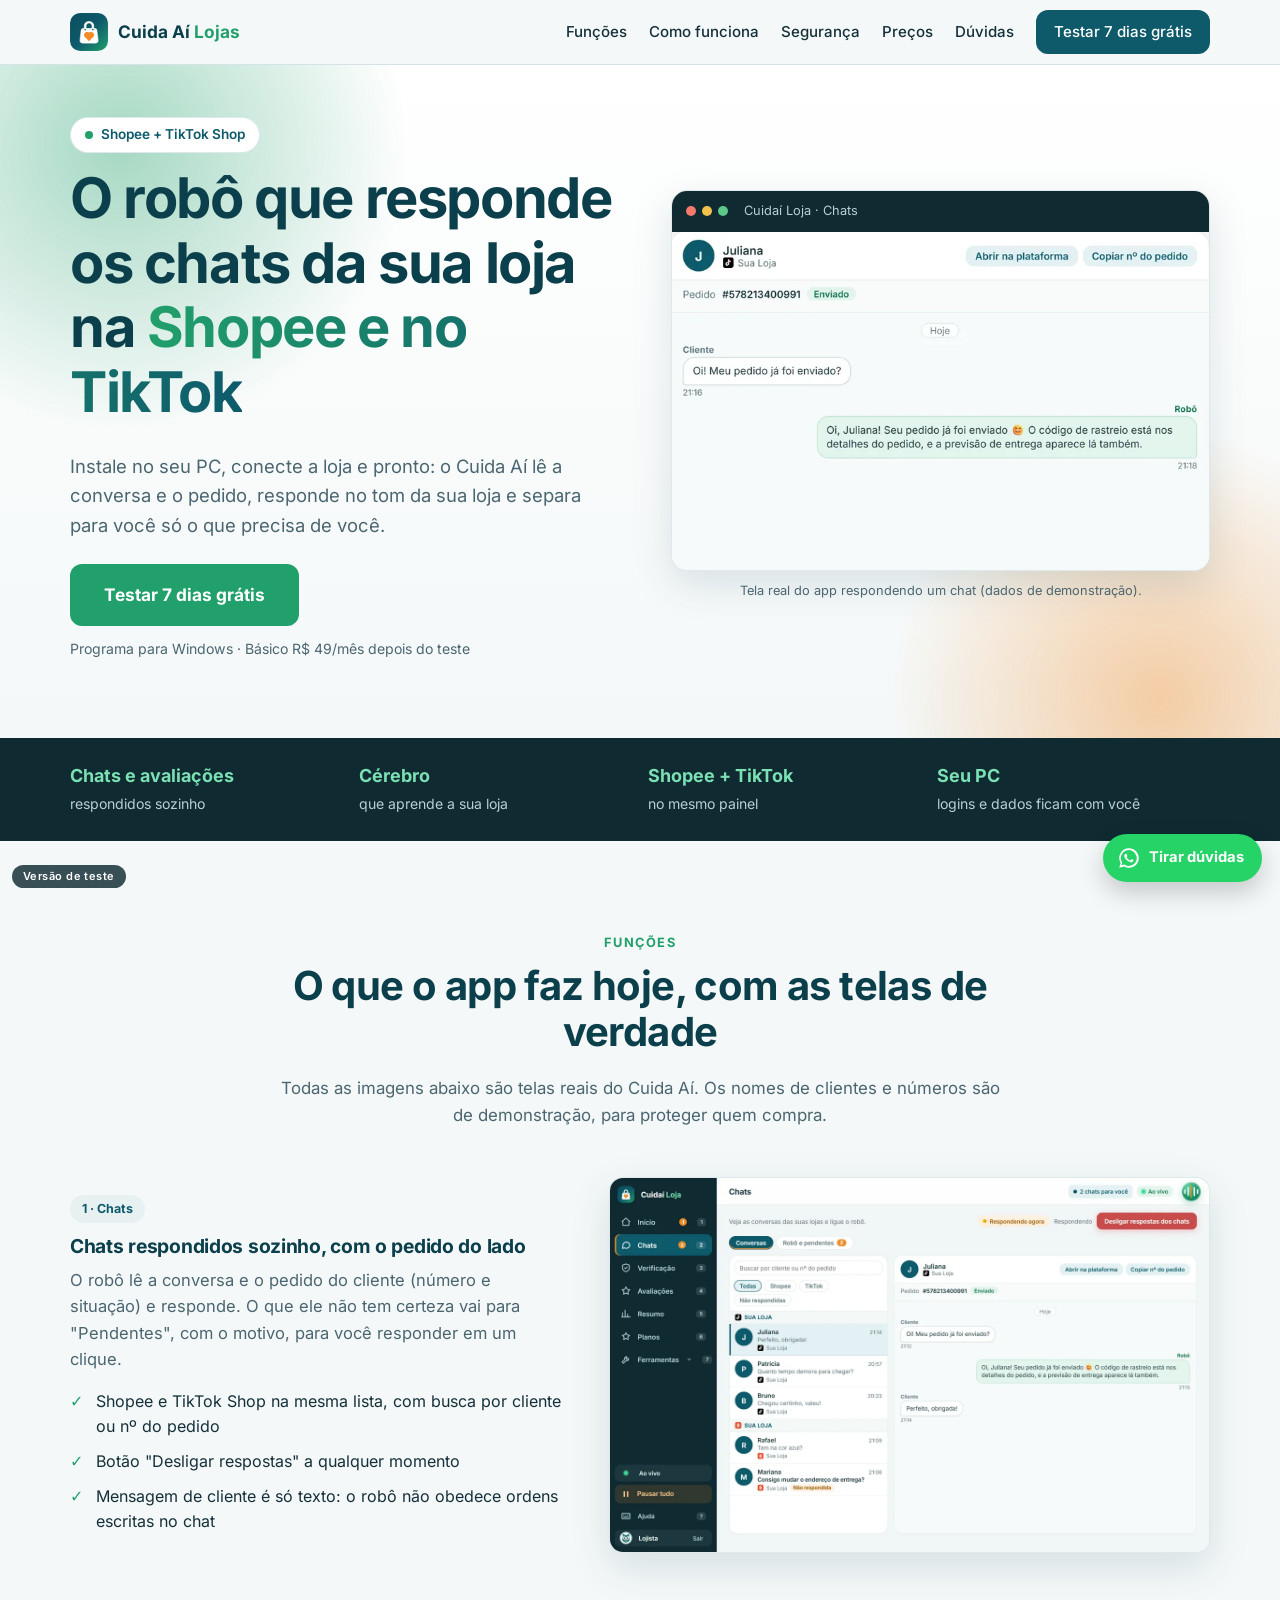
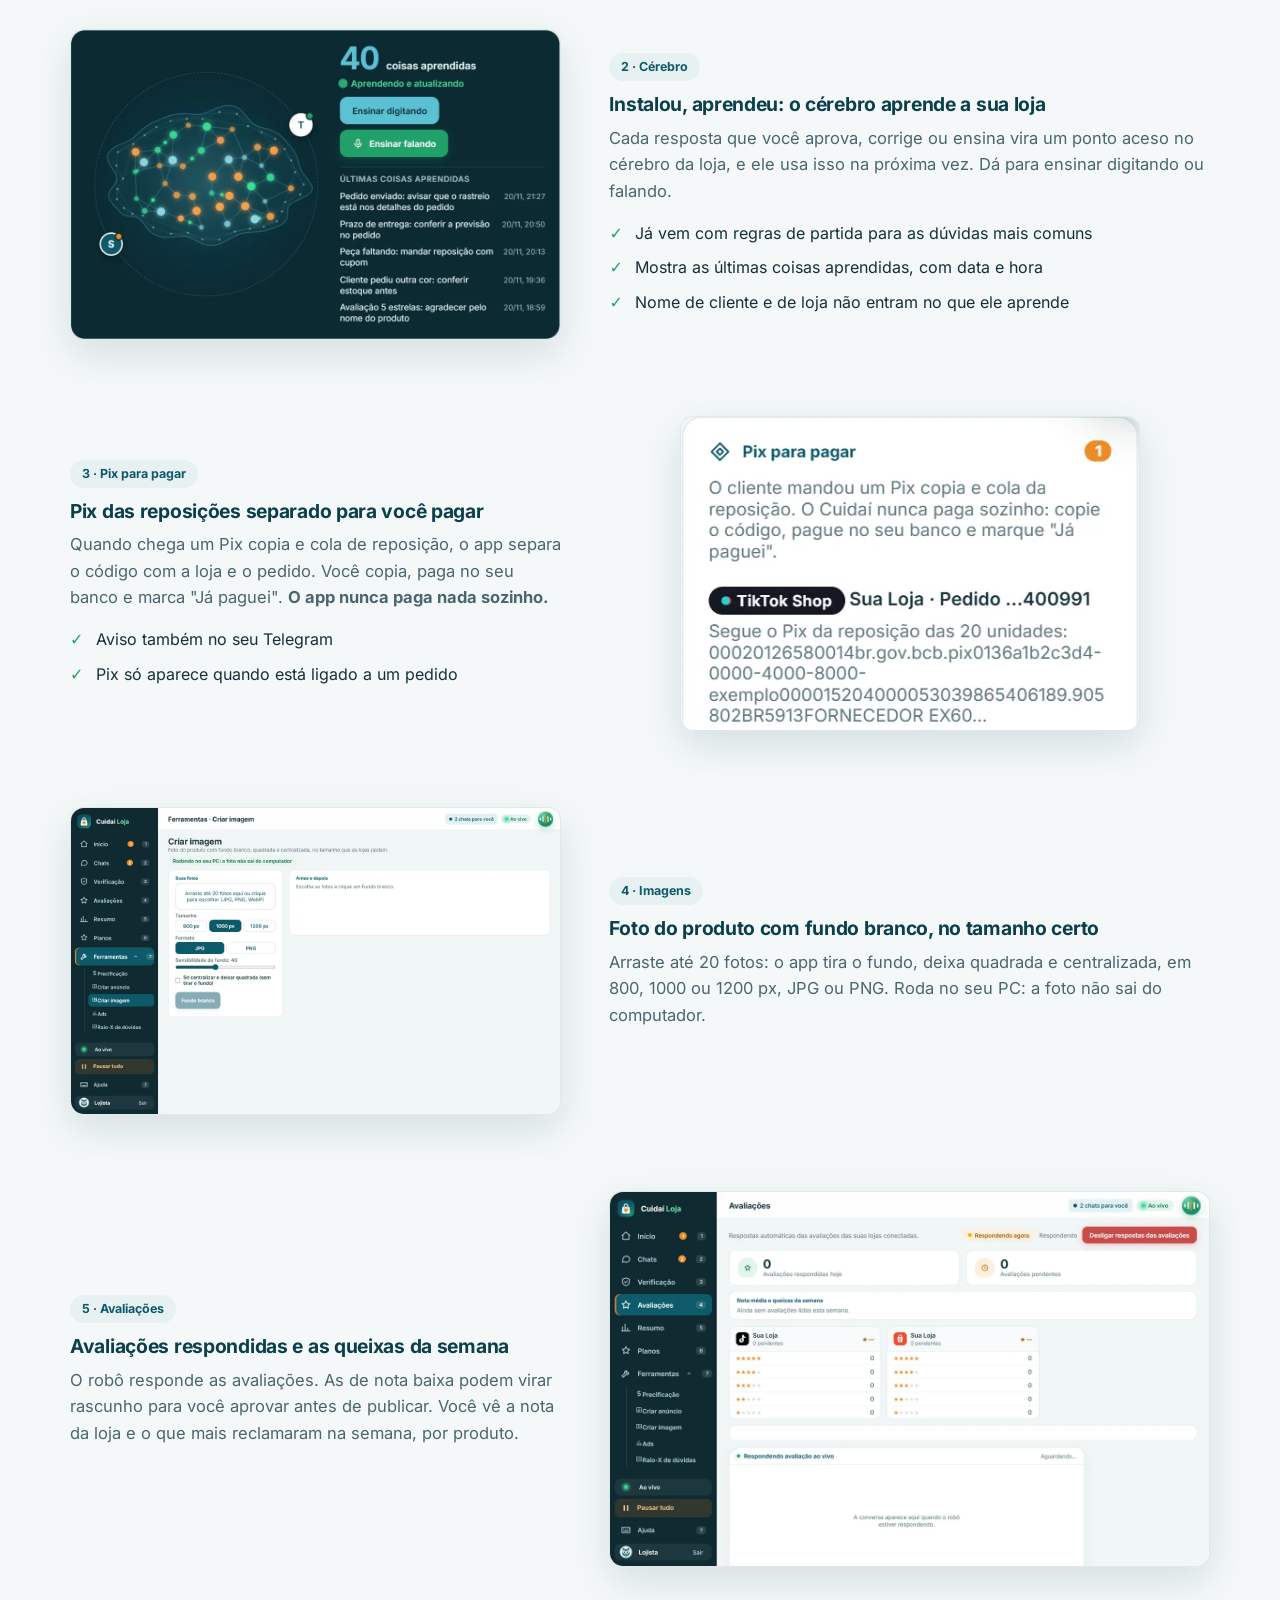
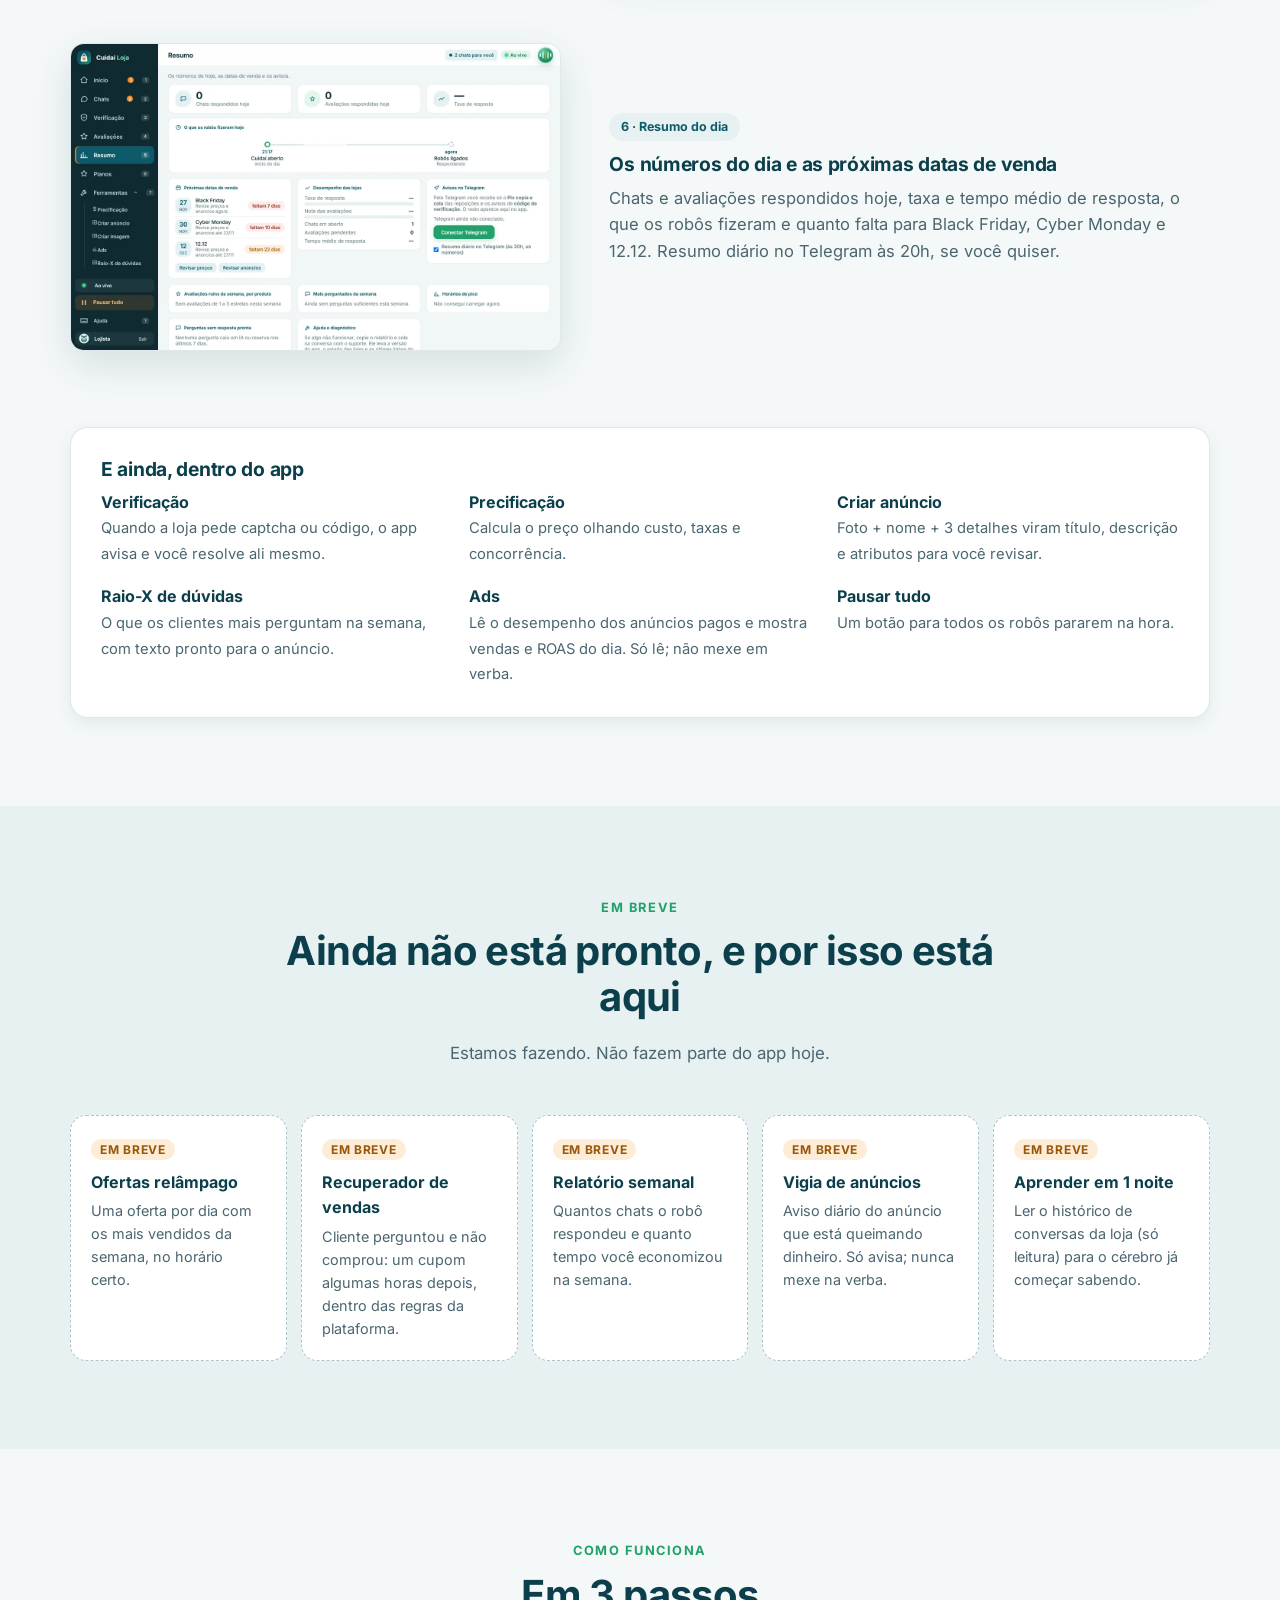
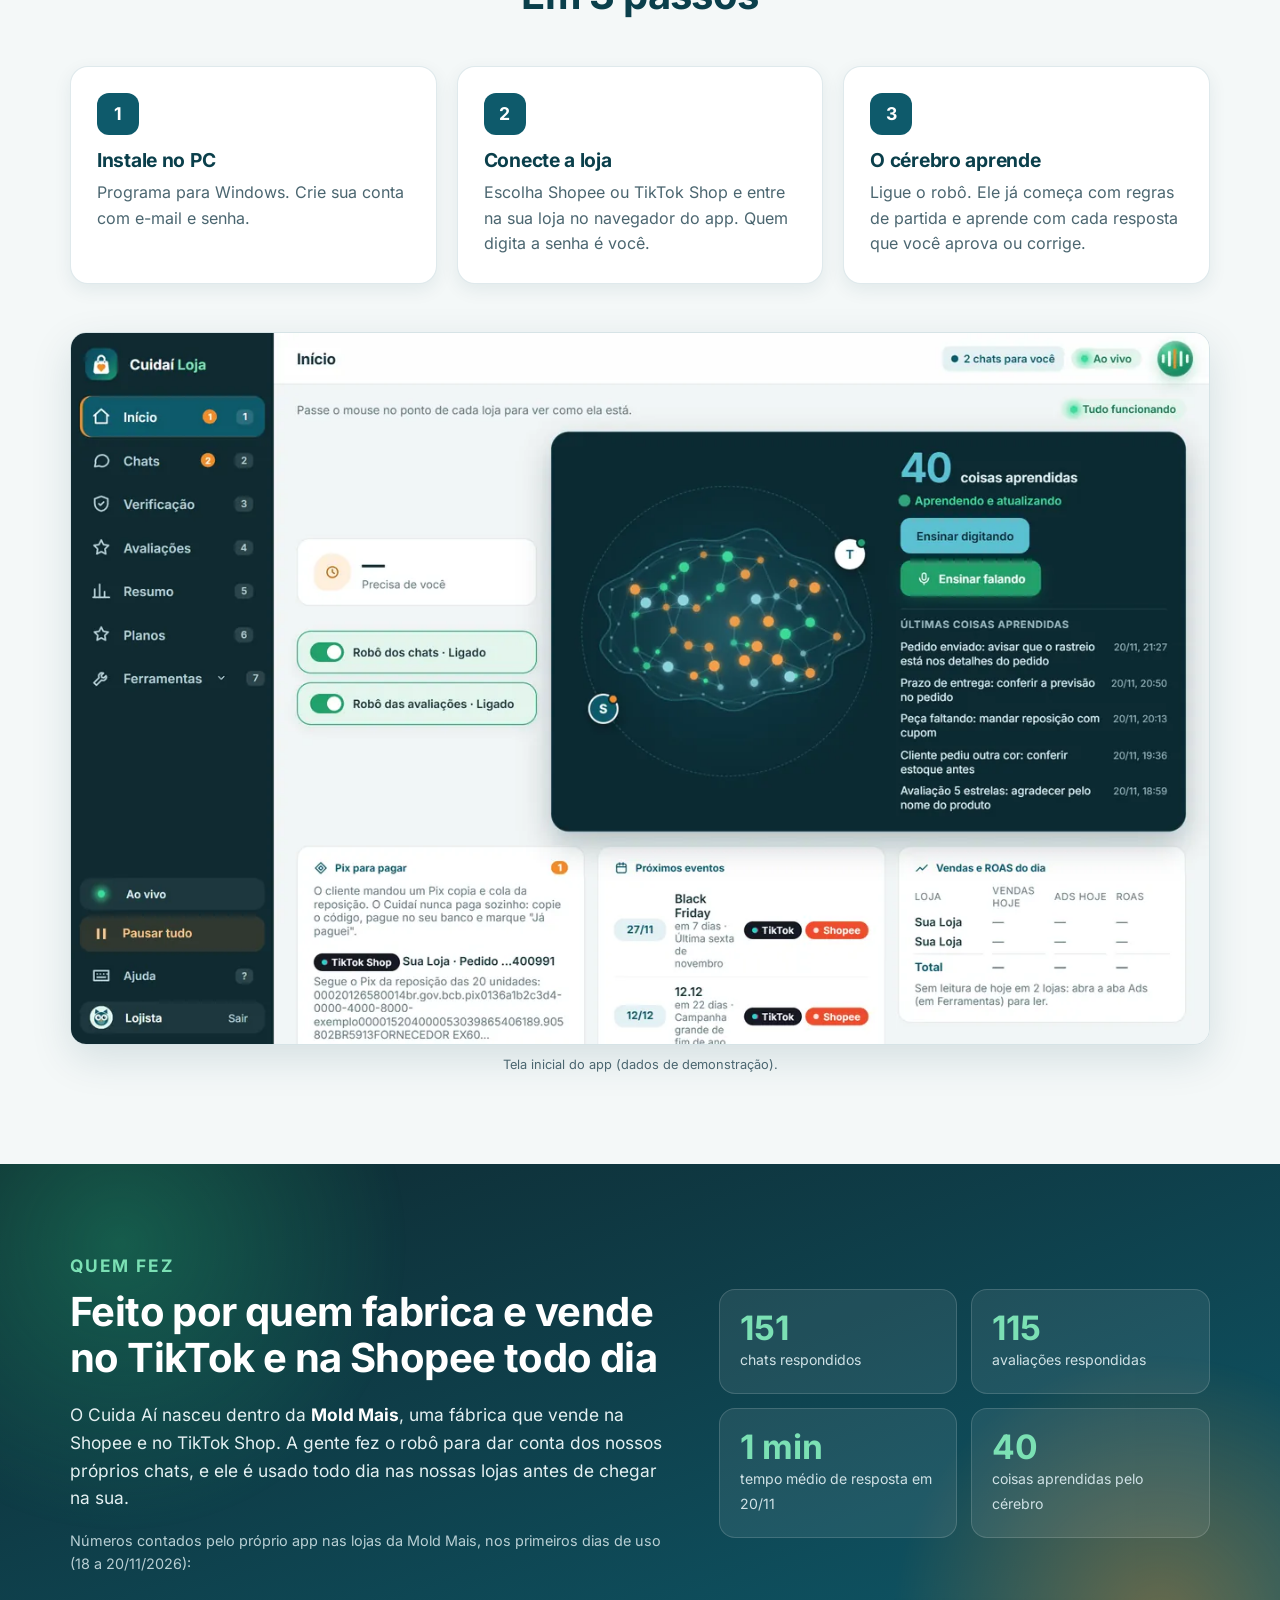
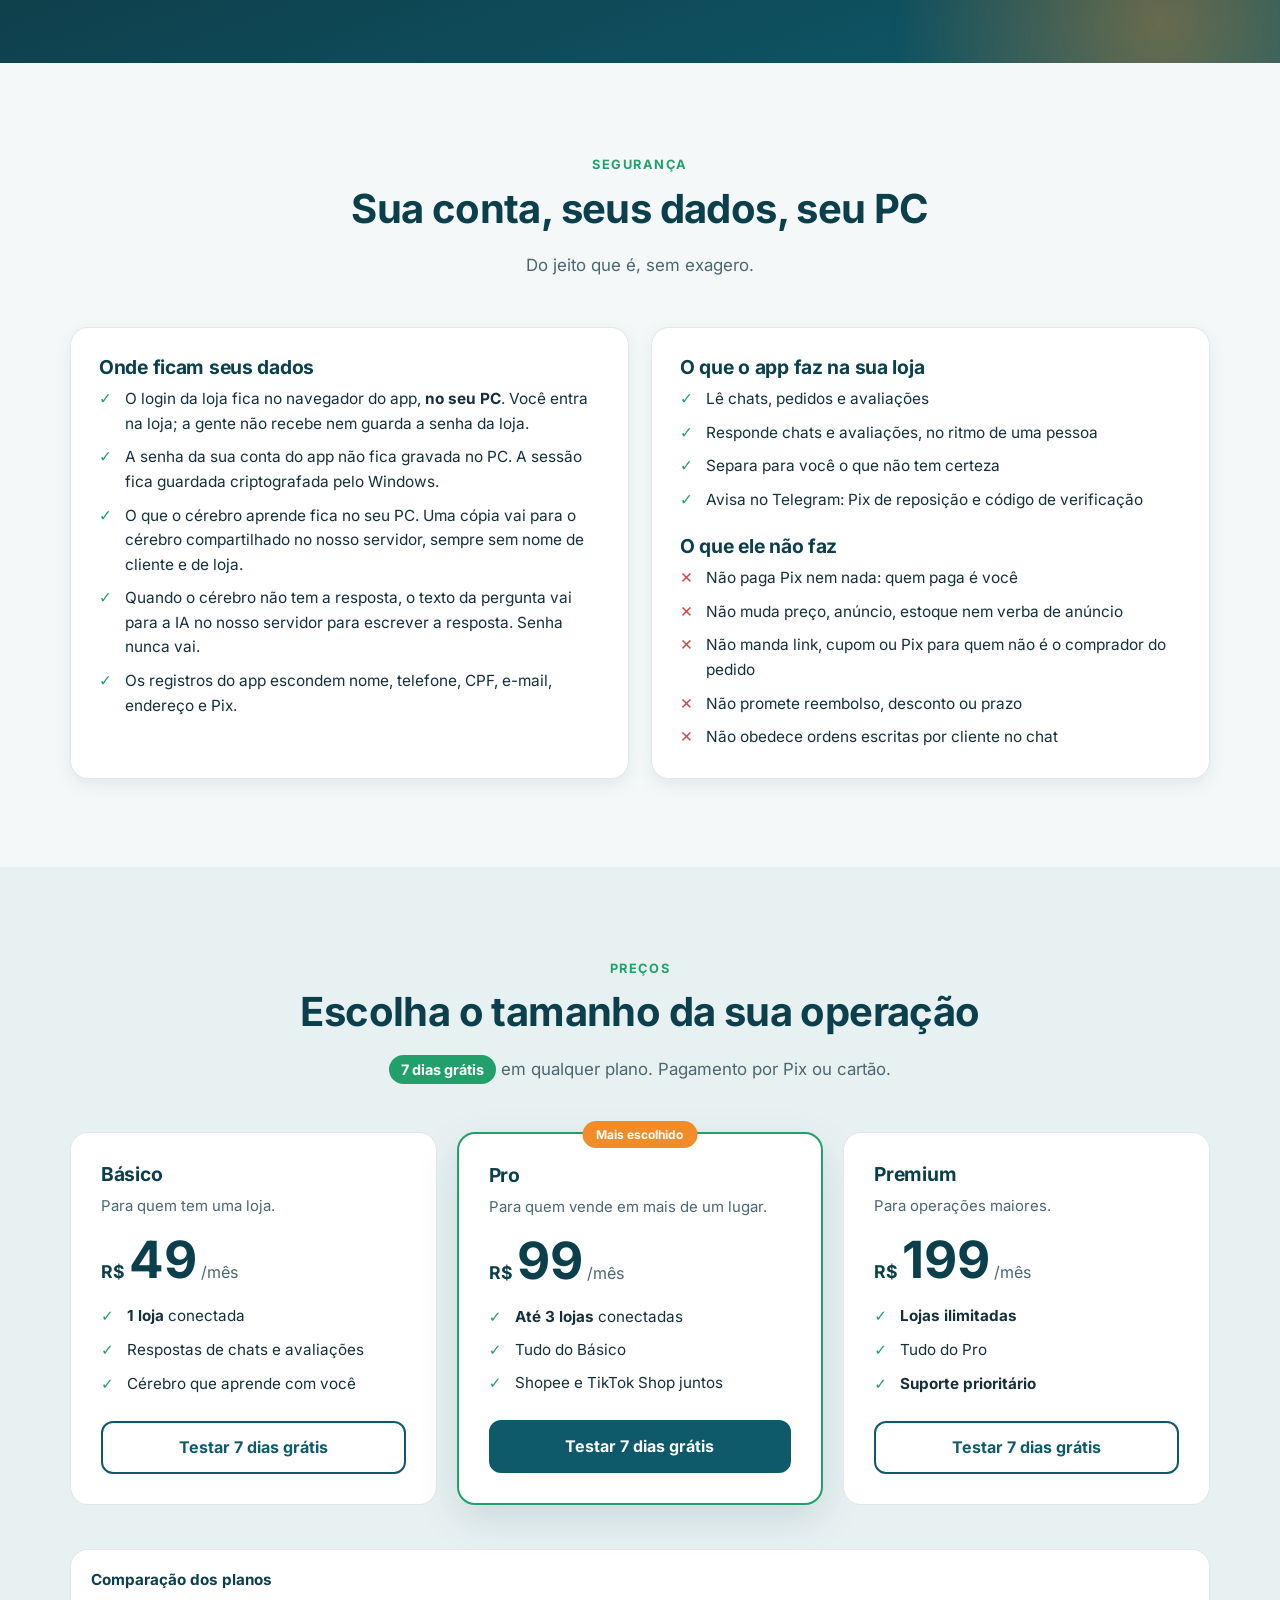
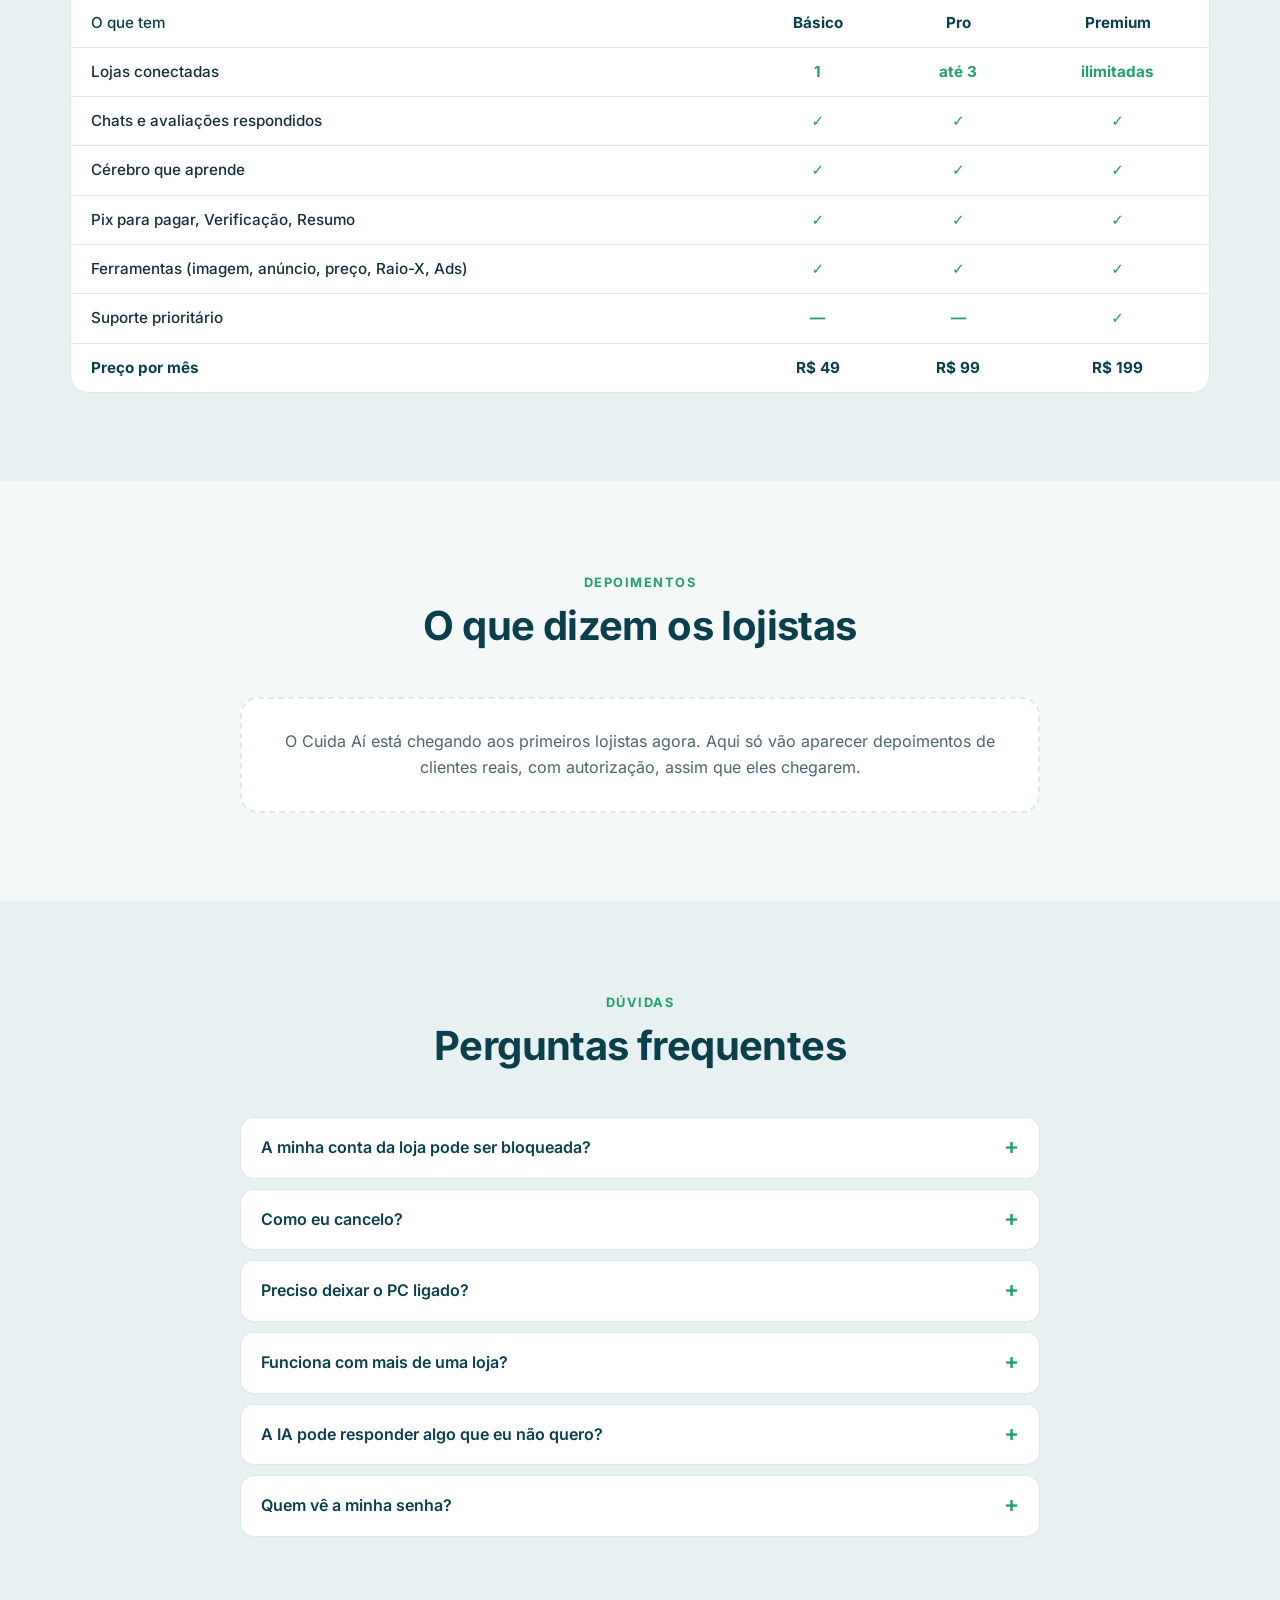
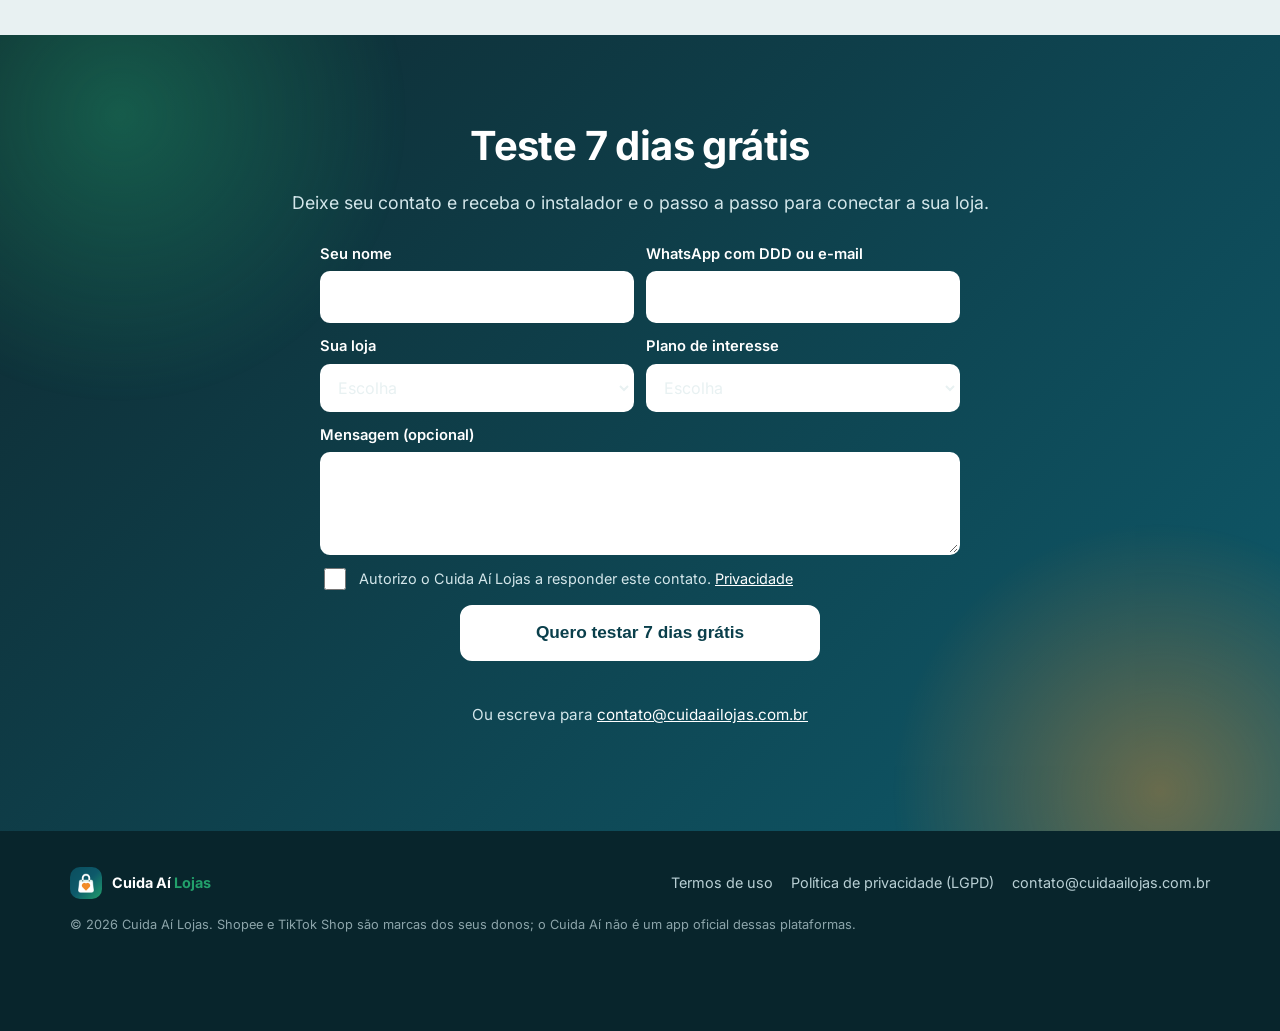
<file: index.html>
<!doctype html>
<html lang="pt-BR">
<head>
<meta name="robots" content="noindex, nofollow">
<meta charset="utf-8">
<meta name="viewport" content="width=device-width, initial-scale=1">
<title>Cuida Aí Lojas — o robô que responde os chats da sua loja na Shopee e no TikTok</title>
<meta name="description" content="Programa para Windows que responde os chats e as avaliações da sua loja na Shopee e no TikTok Shop, com um cérebro que aprende o jeito da sua loja. Teste 7 dias grátis.">
<meta name="theme-color" content="#0E5A6B">
<meta property="og:type" content="website">
<meta property="og:locale" content="pt_BR">
<meta property="og:site_name" content="Cuida Aí Lojas">
<meta property="og:title" content="O robô que responde os chats da sua loja na Shopee e no TikTok">
<meta property="og:description" content="Chats e avaliações respondidos no seu PC, com um cérebro que aprende a sua loja. 7 dias grátis.">
<meta property="og:url" content="https://cuidaailojas.com.br/">
<meta property="og:image" content="https://cuidaailojas.com.br/img/app/chats.webp">
<meta name="twitter:card" content="summary_large_image">
<link rel="icon" type="image/png" sizes="32x32" href="img/favicon-32.png">
<link rel="apple-touch-icon" href="img/apple-touch-icon.png">
<link rel="preload" href="fonts/inter-latin-400-normal.woff2" as="font" type="font/woff2" crossorigin>
<link rel="preload" href="fonts/inter-latin-700-normal.woff2" as="font" type="font/woff2" crossorigin>
<link rel="preload" as="image" href="img/app/chat-ao-vivo-poster.webp" type="image/webp">
<link rel="stylesheet" href="home.css">
<script src="home.js" defer></script>
<style>.teste-aviso{position:fixed;left:12px;bottom:12px;z-index:70;padding:5px 11px;border-radius:999px;background:rgba(15,42,49,.82);color:#fff;font:600 11px/1.2 Inter,system-ui,sans-serif;letter-spacing:.04em;pointer-events:none}@media (max-width:760px){.teste-aviso{bottom:max(12px,env(safe-area-inset-bottom))}}</style>
</head>
<body>
<a class="skip" href="#conteudo">Pular para o conteúdo</a>
<div class="progresso" aria-hidden="true"></div>

<header class="topo">
  <div class="wrap topo-in">
    <a class="marca" href="#inicio" aria-label="Cuida Aí Lojas — início">
      <img src="img/logo-96.png" width="38" height="38" alt="">
      <span>Cuida Aí <b>Lojas</b></span>
    </a>
    <input type="checkbox" id="menu" class="menu-chk" aria-hidden="true">
    <label for="menu" class="menu-btn" aria-label="Abrir menu"><span></span></label>
    <nav class="nav" aria-label="Principal">
      <a href="#funcoes">Funções</a>
      <a href="#como-funciona">Como funciona</a>
      <a href="#seguranca">Segurança</a>
      <a href="#precos">Preços</a>
      <a href="#duvidas">Dúvidas</a>
      <a class="btn btn-sm" href="#comecar" data-cta><span>Testar 7 dias grátis</span></a>
    </nav>
  </div>
</header>

<main id="conteudo">

<!-- ============ TOPO ============ -->
<section class="hero" id="inicio">
  <div class="aurora" aria-hidden="true"><i class="a1"></i><i class="a2"></i></div>
  <div class="wrap hero-in">
    <div class="hero-txt">
      <p class="selo entra"><span class="ponto"></span> Shopee + TikTok Shop</p>
      <h1 class="entra" style="--d:.06s">O robô que responde os chats da sua loja na <span class="grad">Shopee e no TikTok</span></h1>
      <p class="sub entra" style="--d:.12s">Instale no seu PC, conecte a loja e pronto: o Cuida Aí lê a conversa e o pedido, responde no tom da sua loja e separa para você só o que precisa de você.</p>
      <div class="acoes entra" style="--d:.18s">
        <a class="btn btn-lg" href="#comecar" data-cta><span>Testar 7 dias grátis</span></a>
      </div>
      <p class="nota entra" style="--d:.24s">Programa para Windows · Básico R$ 49/mês depois do teste</p>
    </div>
    <figure class="hero-vis">
      <div class="janela">
        <div class="janela-topo"><i></i><i></i><i></i><span>Cuidaí Loja · Chats</span></div>
        <img src="img/app/chat-ao-vivo-poster.webp" data-anim="img/app/chat-ao-vivo.webp" width="760" height="479" alt="Tela real do app: o cliente pergunta se o pedido foi enviado e o robô responde sozinho" fetchpriority="high">
      </div>
      <figcaption>Tela real do app respondendo um chat (dados de demonstração).</figcaption>
    </figure>
  </div>
</section>

<!-- ============ FAIXA ============ -->
<section class="faixa" aria-label="Resumo">
  <div class="wrap faixa-in">
    <div><b>Chats e avaliações</b><span>respondidos sozinho</span></div>
    <div><b>Cérebro</b><span>que aprende a sua loja</span></div>
    <div><b>Shopee + TikTok</b><span>no mesmo painel</span></div>
    <div><b>Seu PC</b><span>logins e dados ficam com você</span></div>
  </div>
</section>

<!-- ============ FUNÇÕES ============ -->
<section class="secao" id="funcoes">
  <div class="wrap">
    <div class="cab revela">
      <p class="kicker">Funções</p>
      <h2>O que o app faz hoje, com as telas de verdade</h2>
      <p class="cab-sub">Todas as imagens abaixo são telas reais do Cuida Aí. Os nomes de clientes e números são de demonstração, para proteger quem compra.</p>
    </div>

    <article class="func revela">
      <div class="func-txt">
        <span class="tag-f">1 · Chats</span>
        <h3>Chats respondidos sozinho, com o pedido do lado</h3>
        <p>O robô lê a conversa e o pedido do cliente (número e situação) e responde. O que ele não tem certeza vai para "Pendentes", com o motivo, para você responder em um clique.</p>
        <ul class="lista">
          <li>Shopee e TikTok Shop na mesma lista, com busca por cliente ou nº do pedido</li>
          <li>Botão "Desligar respostas" a qualquer momento</li>
          <li>Mensagem de cliente é só texto: o robô não obedece ordens escritas no chat</li>
        </ul>
      </div>
      <figure class="func-img"><img src="img/app/chats.webp" width="1280" height="800" loading="lazy" alt="Tela de Chats: lista de conversas da Shopee e do TikTok e a conversa aberta com a resposta do robô e o pedido"></figure>
    </article>

    <article class="func func-inv revela" id="aprende">
      <div class="func-txt">
        <span class="tag-f">2 · Cérebro</span>
        <h3>Instalou, aprendeu: o cérebro aprende a sua loja</h3>
        <p>Cada resposta que você aprova, corrige ou ensina vira um ponto aceso no cérebro da loja, e ele usa isso na próxima vez. Dá para ensinar digitando ou falando.</p>
        <ul class="lista">
          <li>Já vem com regras de partida para as dúvidas mais comuns</li>
          <li>Mostra as últimas coisas aprendidas, com data e hora</li>
          <li>Nome de cliente e de loja não entram no que ele aprende</li>
        </ul>
      </div>
      <figure class="func-img"><img src="img/app/cerebro.webp" width="1072" height="676" loading="lazy" alt="Cérebro do app com pontos acesos, contador de coisas aprendidas e botões Ensinar digitando e Ensinar falando"></figure>
    </article>

    <article class="func revela">
      <div class="func-txt">
        <span class="tag-f">3 · Pix para pagar</span>
        <h3>Pix das reposições separado para você pagar</h3>
        <p>Quando chega um Pix copia e cola de reposição, o app separa o código com a loja e o pedido. Você copia, paga no seu banco e marca "Já paguei". <b>O app nunca paga nada sozinho.</b></p>
        <ul class="lista">
          <li>Aviso também no seu Telegram</li>
          <li>Pix só aparece quando está ligado a um pedido</li>
        </ul>
      </div>
      <figure class="func-img func-img-p"><img src="img/app/pix.webp" width="488" height="334" loading="lazy" alt="Cartão Pix para pagar com o código copia e cola, a loja e o pedido"></figure>
    </article>

    <article class="func func-inv revela">
      <div class="func-txt">
        <span class="tag-f">4 · Imagens</span>
        <h3>Foto do produto com fundo branco, no tamanho certo</h3>
        <p>Arraste até 20 fotos: o app tira o fundo, deixa quadrada e centralizada, em 800, 1000 ou 1200 px, JPG ou PNG. Roda no seu PC: a foto não sai do computador.</p>
      </div>
      <figure class="func-img"><img src="img/app/imagem.webp" width="1280" height="800" loading="lazy" alt="Ferramenta Criar imagem com escolha de tamanho, formato e sensibilidade do fundo"></figure>
    </article>

    <article class="func revela">
      <div class="func-txt">
        <span class="tag-f">5 · Avaliações</span>
        <h3>Avaliações respondidas e as queixas da semana</h3>
        <p>O robô responde as avaliações. As de nota baixa podem virar rascunho para você aprovar antes de publicar. Você vê a nota da loja e o que mais reclamaram na semana, por produto.</p>
      </div>
      <figure class="func-img"><img src="img/app/aval.webp" width="1280" height="800" loading="lazy" alt="Tela de Avaliações com pendentes por estrela e nota da loja"></figure>
    </article>

    <article class="func func-inv revela">
      <div class="func-txt">
        <span class="tag-f">6 · Resumo do dia</span>
        <h3>Os números do dia e as próximas datas de venda</h3>
        <p>Chats e avaliações respondidos hoje, taxa e tempo médio de resposta, o que os robôs fizeram e quanto falta para Black Friday, Cyber Monday e 12.12. Resumo diário no Telegram às 20h, se você quiser.</p>
      </div>
      <figure class="func-img"><img src="img/app/resumo.webp" width="1280" height="800" loading="lazy" alt="Tela de Resumo com números do dia, linha do tempo dos robôs, datas de venda e avisos no Telegram"></figure>
    </article>

    <div class="mais revela">
      <h3>E ainda, dentro do app</h3>
      <div class="mais-grade">
        <div><b>Verificação</b><span>Quando a loja pede captcha ou código, o app avisa e você resolve ali mesmo.</span></div>
        <div><b>Precificação</b><span>Calcula o preço olhando custo, taxas e concorrência.</span></div>
        <div><b>Criar anúncio</b><span>Foto + nome + 3 detalhes viram título, descrição e atributos para você revisar.</span></div>
        <div><b>Raio-X de dúvidas</b><span>O que os clientes mais perguntam na semana, com texto pronto para o anúncio.</span></div>
        <div><b>Ads</b><span>Lê o desempenho dos anúncios pagos e mostra vendas e ROAS do dia. Só lê; não mexe em verba.</span></div>
        <div><b>Pausar tudo</b><span>Um botão para todos os robôs pararem na hora.</span></div>
      </div>
    </div>
  </div>
</section>

<!-- ============ EM BREVE ============ -->
<section class="secao secao-tinta" id="em-breve">
  <div class="wrap">
    <div class="cab revela">
      <p class="kicker">Em breve</p>
      <h2>Ainda não está pronto, e por isso está aqui</h2>
      <p class="cab-sub">Estamos fazendo. Não fazem parte do app hoje.</p>
    </div>
    <div class="breve">
      <div class="revela"><span class="sb">Em breve</span><b>Ofertas relâmpago</b><p>Uma oferta por dia com os mais vendidos da semana, no horário certo.</p></div>
      <div class="revela"><span class="sb">Em breve</span><b>Recuperador de vendas</b><p>Cliente perguntou e não comprou: um cupom algumas horas depois, dentro das regras da plataforma.</p></div>
      <div class="revela"><span class="sb">Em breve</span><b>Relatório semanal</b><p>Quantos chats o robô respondeu e quanto tempo você economizou na semana.</p></div>
      <div class="revela"><span class="sb">Em breve</span><b>Vigia de anúncios</b><p>Aviso diário do anúncio que está queimando dinheiro. Só avisa; nunca mexe na verba.</p></div>
      <div class="revela"><span class="sb">Em breve</span><b>Aprender em 1 noite</b><p>Ler o histórico de conversas da loja (só leitura) para o cérebro já começar sabendo.</p></div>
    </div>
  </div>
</section>

<!-- ============ COMO FUNCIONA ============ -->
<section class="secao" id="como-funciona">
  <div class="wrap">
    <div class="cab revela">
      <p class="kicker">Como funciona</p>
      <h2>Em 3 passos</h2>
    </div>
    <ol class="passos">
      <li class="revela"><span class="pn">1</span><h3>Instale no PC</h3><p>Programa para Windows. Crie sua conta com e-mail e senha.</p></li>
      <li class="revela" style="--d:.08s"><span class="pn">2</span><h3>Conecte a loja</h3><p>Escolha Shopee ou TikTok Shop e entre na sua loja no navegador do app. Quem digita a senha é você.</p></li>
      <li class="revela" style="--d:.16s"><span class="pn">3</span><h3>O cérebro aprende</h3><p>Ligue o robô. Ele já começa com regras de partida e aprende com cada resposta que você aprova ou corrige.</p></li>
    </ol>
    <figure class="ini revela"><img src="img/app/inicio.webp" width="1280" height="800" loading="lazy" alt="Tela inicial do app com os robôs ligados, o cérebro, Pix para pagar, próximos eventos e vendas do dia"><figcaption>Tela inicial do app (dados de demonstração).</figcaption></figure>
  </div>
</section>

<!-- ============ HISTÓRIA ============ -->
<section class="secao secao-escura" id="historia">
  <div class="aurora" aria-hidden="true"><i class="a1"></i><i class="a2"></i></div>
  <div class="wrap hist-in">
    <div class="revela">
      <p class="kicker kicker-claro">Quem fez</p>
      <h2>Feito por quem fabrica e vende no TikTok e na Shopee todo dia</h2>
      <p>O Cuida Aí nasceu dentro da <b>Mold Mais</b>, uma fábrica que vende na Shopee e no TikTok Shop. A gente fez o robô para dar conta dos nossos próprios chats, e ele é usado todo dia nas nossas lojas antes de chegar na sua.</p>
      <p class="hist-nota">Números contados pelo próprio app nas lojas da Mold Mais, nos primeiros dias de uso (18 a 20/11/2026):</p>
    </div>
    <div class="hist-nums revela" style="--d:.1s">
      <div><b>151</b><span>chats respondidos</span></div>
      <div><b>115</b><span>avaliações respondidas</span></div>
      <div><b>1 min</b><span>tempo médio de resposta em 20/11</span></div>
      <div><b>40</b><span>coisas aprendidas pelo cérebro</span></div>
    </div>
  </div>
</section>

<!-- ============ SEGURANÇA ============ -->
<section class="secao" id="seguranca">
  <div class="wrap">
    <div class="cab revela">
      <p class="kicker">Segurança</p>
      <h2>Sua conta, seus dados, seu PC</h2>
      <p class="cab-sub">Do jeito que é, sem exagero.</p>
    </div>
    <div class="seg">
      <div class="seg-card revela">
        <h3>Onde ficam seus dados</h3>
        <ul class="lista">
          <li>O login da loja fica no navegador do app, <b>no seu PC</b>. Você entra na loja; a gente não recebe nem guarda a senha da loja.</li>
          <li>A senha da sua conta do app não fica gravada no PC. A sessão fica guardada criptografada pelo Windows.</li>
          <li>O que o cérebro aprende fica no seu PC. Uma cópia vai para o cérebro compartilhado no nosso servidor, sempre sem nome de cliente e de loja.</li>
          <li>Quando o cérebro não tem a resposta, o texto da pergunta vai para a IA no nosso servidor para escrever a resposta. Senha nunca vai.</li>
          <li>Os registros do app escondem nome, telefone, CPF, e-mail, endereço e Pix.</li>
        </ul>
      </div>
      <div class="seg-card revela" style="--d:.08s">
        <h3>O que o app faz na sua loja</h3>
        <ul class="lista">
          <li>Lê chats, pedidos e avaliações</li>
          <li>Responde chats e avaliações, no ritmo de uma pessoa</li>
          <li>Separa para você o que não tem certeza</li>
          <li>Avisa no Telegram: Pix de reposição e código de verificação</li>
        </ul>
        <h3 class="seg-nao">O que ele não faz</h3>
        <ul class="lista lista-nao">
          <li>Não paga Pix nem nada: quem paga é você</li>
          <li>Não muda preço, anúncio, estoque nem verba de anúncio</li>
          <li>Não manda link, cupom ou Pix para quem não é o comprador do pedido</li>
          <li>Não promete reembolso, desconto ou prazo</li>
          <li>Não obedece ordens escritas por cliente no chat</li>
        </ul>
      </div>
    </div>
  </div>
</section>

<!-- ============ PREÇOS ============ -->
<section class="secao secao-tinta" id="precos">
  <div class="wrap">
    <div class="cab revela">
      <p class="kicker">Preços</p>
      <h2>Escolha o tamanho da sua operação</h2>
      <p class="cab-sub"><span class="selo-gratis">7 dias grátis</span> em qualquer plano. Pagamento por Pix ou cartão.</p>
    </div>
    <div class="planos">
      <article class="plano revela">
        <h3>Básico</h3>
        <p class="p-desc">Para quem tem uma loja.</p>
        <p class="preco"><small>R$</small><b>49</b><span>/mês</span></p>
        <ul class="lista">
          <li><b>1 loja</b> conectada</li>
          <li>Respostas de chats e avaliações</li>
          <li>Cérebro que aprende com você</li>
        </ul>
        <a class="btn btn-claro btn-largo" href="#comecar" data-cta data-plano="Básico"><span>Testar 7 dias grátis</span></a>
      </article>
      <article class="plano plano-dest revela" style="--d:.08s">
        <span class="fita">Mais escolhido</span>
        <h3>Pro</h3>
        <p class="p-desc">Para quem vende em mais de um lugar.</p>
        <p class="preco"><small>R$</small><b>99</b><span>/mês</span></p>
        <ul class="lista">
          <li><b>Até 3 lojas</b> conectadas</li>
          <li>Tudo do Básico</li>
          <li>Shopee e TikTok Shop juntos</li>
        </ul>
        <a class="btn btn-largo" href="#comecar" data-cta data-plano="Pro"><span>Testar 7 dias grátis</span></a>
      </article>
      <article class="plano revela" style="--d:.16s">
        <h3>Premium</h3>
        <p class="p-desc">Para operações maiores.</p>
        <p class="preco"><small>R$</small><b>199</b><span>/mês</span></p>
        <ul class="lista">
          <li><b>Lojas ilimitadas</b></li>
          <li>Tudo do Pro</li>
          <li><b>Suporte prioritário</b></li>
        </ul>
        <a class="btn btn-claro btn-largo" href="#comecar" data-cta data-plano="Premium"><span>Testar 7 dias grátis</span></a>
      </article>
    </div>

    <div class="comp revela">
      <table>
        <caption>Comparação dos planos</caption>
        <thead><tr><th scope="col">O que tem</th><th scope="col">Básico</th><th scope="col">Pro</th><th scope="col">Premium</th></tr></thead>
        <tbody>
          <tr><th scope="row">Lojas conectadas</th><td>1</td><td>até 3</td><td>ilimitadas</td></tr>
          <tr><th scope="row">Chats e avaliações respondidos</th><td>✓</td><td>✓</td><td>✓</td></tr>
          <tr><th scope="row">Cérebro que aprende</th><td>✓</td><td>✓</td><td>✓</td></tr>
          <tr><th scope="row">Pix para pagar, Verificação, Resumo</th><td>✓</td><td>✓</td><td>✓</td></tr>
          <tr><th scope="row">Ferramentas (imagem, anúncio, preço, Raio-X, Ads)</th><td>✓</td><td>✓</td><td>✓</td></tr>
          <tr><th scope="row">Suporte prioritário</th><td>—</td><td>—</td><td>✓</td></tr>
          <tr><th scope="row">Preço por mês</th><td>R$ 49</td><td>R$ 99</td><td>R$ 199</td></tr>
        </tbody>
      </table>
    </div>
  </div>
</section>

<!-- ============ DEPOIMENTOS (espaço reservado: só clientes reais) ============ -->
<section class="secao" id="depoimentos">
  <div class="wrap estreito">
    <div class="cab revela">
      <p class="kicker">Depoimentos</p>
      <h2>O que dizem os lojistas</h2>
    </div>
    <div class="depo-vazio revela">
      <p>O Cuida Aí está chegando aos primeiros lojistas agora. Aqui só vão aparecer depoimentos de clientes reais, com autorização, assim que eles chegarem.</p>
    </div>
    <!-- DEPOIMENTOS: para adicionar um cliente real, copie o bloco abaixo para dentro de .depo-lista e apague .depo-vazio.
    <div class="depo-lista">
      <figure class="depo"><blockquote>"Texto do cliente."</blockquote><figcaption><b>Nome</b> · Loja · Shopee</figcaption></figure>
    </div> -->
  </div>
</section>

<!-- ============ DÚVIDAS ============ -->
<section class="secao secao-tinta" id="duvidas">
  <div class="wrap estreito">
    <div class="cab revela">
      <p class="kicker">Dúvidas</p>
      <h2>Perguntas frequentes</h2>
    </div>
    <div class="faq revela">
      <details>
        <summary>A minha conta da loja pode ser bloqueada?</summary>
        <p>O app trabalha dentro da sua loja logada, como você faria: lê e responde as mensagens no ritmo de uma pessoa, e não manda link, cupom ou Pix para quem não é o comprador. Mesmo assim, as regras são de cada plataforma e podem mudar, então não dá para prometer risco zero. Se algo parecer errado, o botão "Pausar tudo" para todos os robôs na hora.</p>
      </details>
      <details>
        <summary>Como eu cancelo?</summary>
        <p>A assinatura é mensal, sem fidelidade. Você começa com 7 dias grátis; se não quiser continuar, é só avisar antes de acabar o teste e não paga nada.</p>
      </details>
      <details>
        <summary>Preciso deixar o PC ligado?</summary>
        <p>Sim. O Cuida Aí é um programa para Windows e responde enquanto o PC está ligado, com o app aberto e conectado à internet. Com o PC desligado, as respostas param, e o que ficou pendente aparece quando você abrir de novo.</p>
      </details>
      <details>
        <summary>Funciona com mais de uma loja?</summary>
        <p>Sim. O Básico atende 1 loja, o Pro até 3 e o Premium lojas ilimitadas. Shopee e TikTok Shop aparecem juntas no mesmo painel.</p>
      </details>
      <details>
        <summary>A IA pode responder algo que eu não quero?</summary>
        <p>Toda resposta passa por uma conferência antes de sair: sem link, sem Pix, sem promessa de reembolso, desconto ou prazo. Quando o robô não tem certeza, a conversa vai para "Pendentes" para você responder.</p>
      </details>
      <details>
        <summary>Quem vê a minha senha?</summary>
        <p>Ninguém da nossa equipe. A senha da loja você digita direto no site da Shopee ou do TikTok, no navegador do app no seu PC.</p>
      </details>
    </div>
  </div>
</section>

<!-- ============ CHAMADA FINAL ============ -->
<section class="cta-final" id="comecar">
  <div class="aurora" aria-hidden="true"><i class="a1"></i><i class="a2"></i></div>
  <div class="wrap cta-in revela">
    <h2>Teste 7 dias grátis</h2>
    <p>Deixe seu contato e receba o instalador e o passo a passo para conectar a sua loja.</p>
    <form class="form-contato" id="form-contato" action="mailto:contato@cuidaailojas.com.br" method="post" enctype="text/plain" novalidate>
      <div class="fc-grade">
        <label>Seu nome<input name="nome" type="text" autocomplete="name" maxlength="80" required></label>
        <label>WhatsApp com DDD ou e-mail<input name="contato" type="text" autocomplete="email" inputmode="email" maxlength="80" required></label>
        <label>Sua loja<select name="plataforma"><option value="">Escolha</option><option>Shopee</option><option>TikTok Shop</option><option>As duas</option><option>Outra</option></select></label>
        <label>Plano de interesse<select name="plano"><option value="">Escolha</option><option>Básico</option><option>Pro</option><option>Premium</option><option>Ainda não sei</option></select></label>
      </div>
      <label>Mensagem (opcional)<textarea name="mensagem" rows="3" maxlength="600"></textarea></label>
      <div class="fc-isca" aria-hidden="true"><label>Não preencha<input name="site" type="text" tabindex="-1" autocomplete="off"></label></div>
      <label class="fc-aceite"><input type="checkbox" name="aceite" required> <span>Autorizo o Cuida Aí Lojas a responder este contato. <a href="privacidade.html">Privacidade</a></span></label>
      <div class="cf-turnstile" id="ts-box" data-sitekey=""></div>
      <button class="btn btn-lg btn-branco" type="submit"><span>Quero testar 7 dias grátis</span></button>
      <p class="fc-msg" id="fc-msg" role="status" aria-live="polite"></p>
    </form>
    <p class="cta-nota">Ou escreva para <a href="mailto:contato@cuidaailojas.com.br">contato@cuidaailojas.com.br</a></p>
  </div>
</section>

</main>

<footer class="rodape">
  <div class="wrap rodape-in">
    <a class="marca" href="#inicio">
      <img src="img/logo-96.png" width="32" height="32" alt="" loading="lazy">
      <span>Cuida Aí <b>Lojas</b></span>
    </a>
    <nav aria-label="Rodapé">
      <a href="termos.html">Termos de uso</a>
      <a href="privacidade.html">Política de privacidade (LGPD)</a>
      <a href="mailto:contato@cuidaailojas.com.br">contato@cuidaailojas.com.br</a>
    </nav>
    <p class="copy">© <span id="ano">2026</span> Cuida Aí Lojas. Shopee e TikTok Shop são marcas dos seus donos; o Cuida Aí não é um app oficial dessas plataformas.</p>
  </div>
</footer>

<!-- WhatsApp: o número fica em home.js (WHATSAPP). Sem número, o botão abre o e-mail. -->
<a class="whats" href="mailto:contato@cuidaailojas.com.br?subject=D%C3%BAvida%20sobre%20o%20Cuida%20A%C3%AD%20Lojas" data-whats="Olá! Tenho uma dúvida sobre o Cuida Aí Lojas." aria-label="Tirar dúvidas no WhatsApp">
  <svg viewBox="0 0 32 32" aria-hidden="true"><path d="M16 3a13 13 0 0 0-11.2 19.6L3 29l6.6-1.7A13 13 0 1 0 16 3zm0 23.6c-2 0-4-.6-5.7-1.6l-.4-.2-3.9 1 1-3.8-.3-.4A10.6 10.6 0 1 1 16 26.6zm5.8-7.9c-.3-.2-1.9-.9-2.2-1-.3-.1-.5-.2-.7.2l-1 1.2c-.2.2-.4.2-.7.1a8.7 8.7 0 0 1-4.3-3.8c-.3-.6.3-.5.9-1.7.1-.2 0-.4 0-.5l-1-2.4c-.3-.6-.5-.5-.7-.5h-.6c-.2 0-.5.1-.8.4-.3.3-1 1-1 2.5s1.1 2.9 1.2 3.1c.2.2 2.1 3.2 5.1 4.5 1.9.8 2.6.9 3.6.7.6-.1 1.9-.8 2.1-1.5.3-.7.3-1.3.2-1.5l-.6-.3z"/></svg>
  <span>Dúvidas? WhatsApp</span>
</a>
<div class="teste-aviso" role="note">Versão de teste</div>
</body>
</html>
</file>
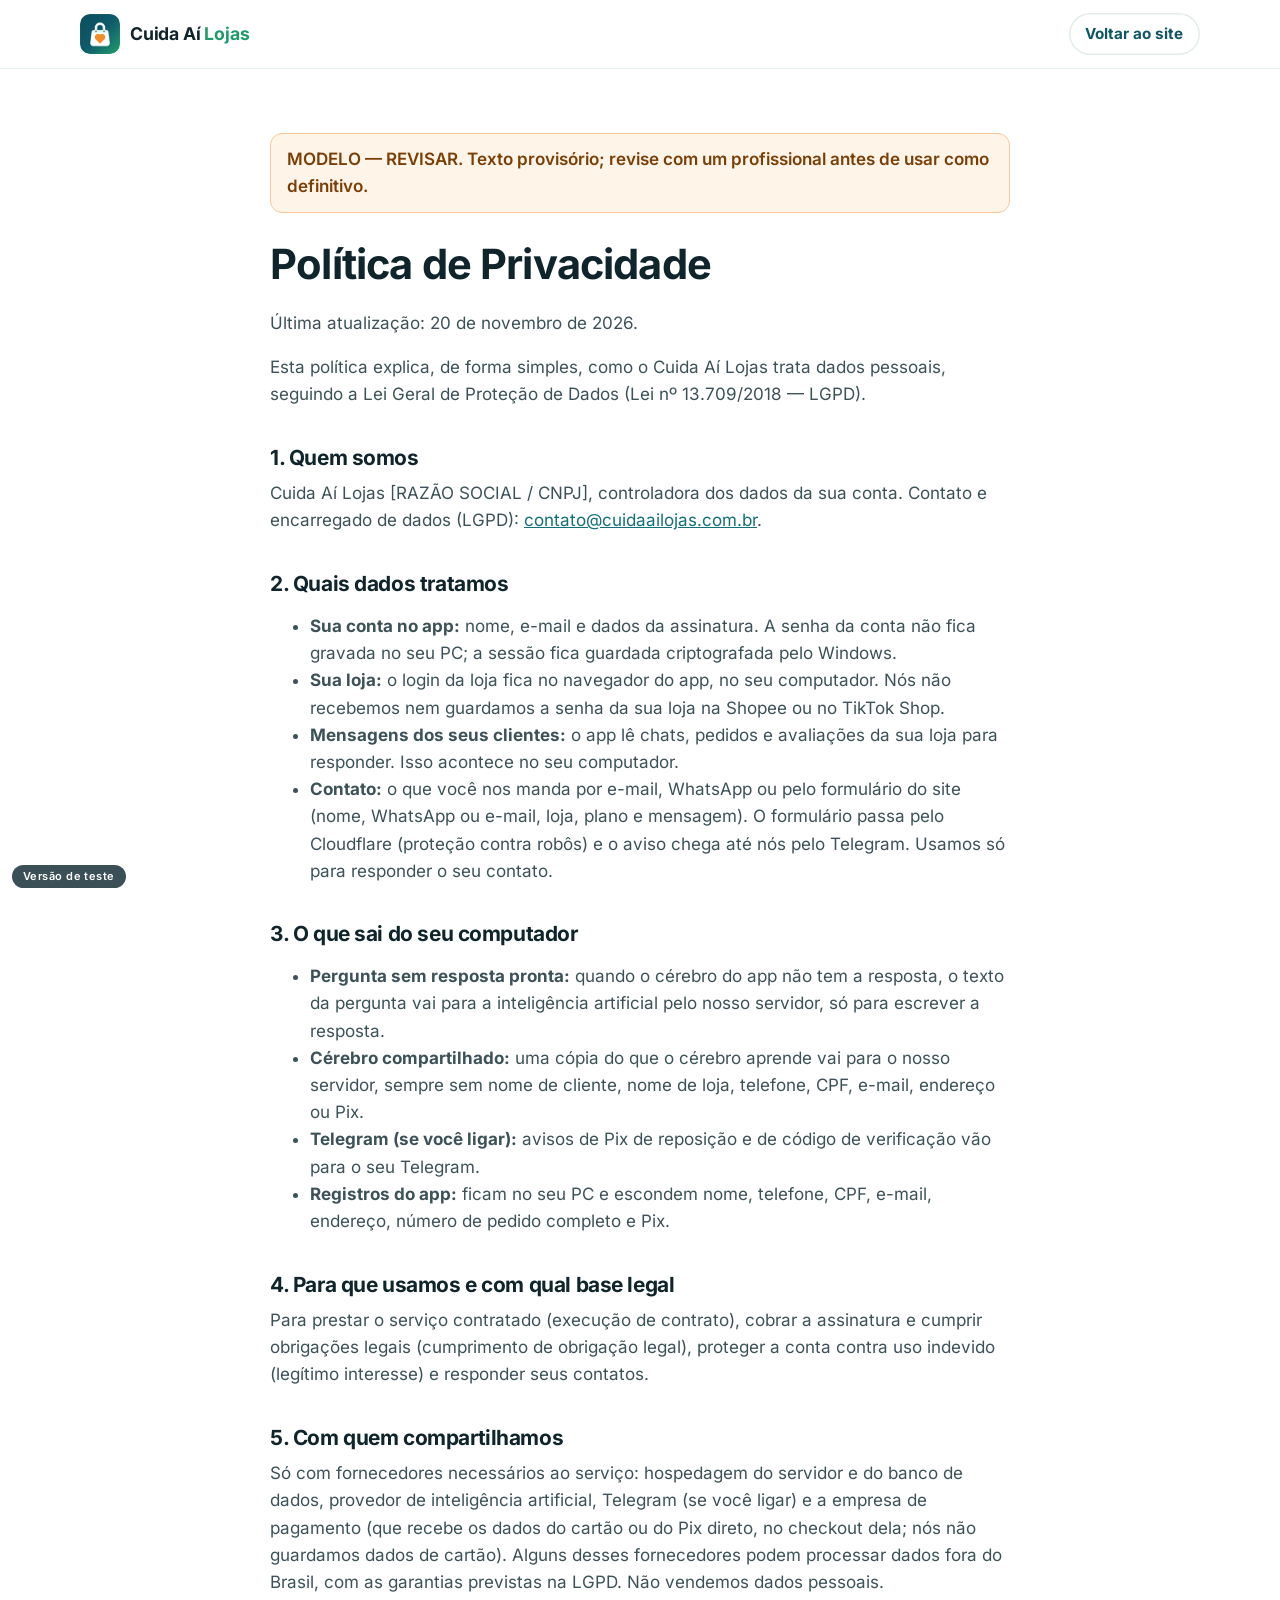
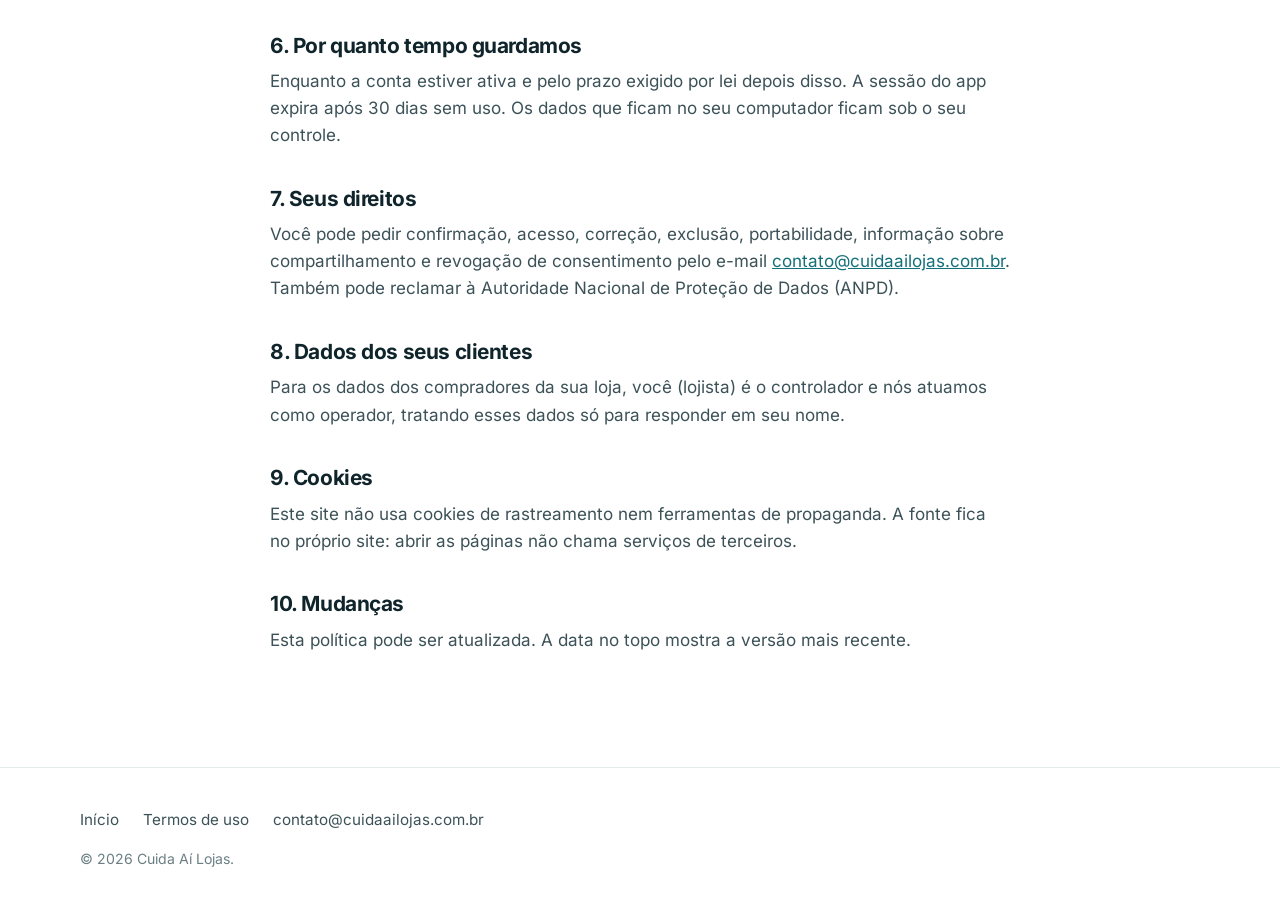
<file: privacidade.html>
<!doctype html>
<html lang="pt-BR">
<head>
<meta name="robots" content="noindex, nofollow">
<meta charset="utf-8">
<meta name="viewport" content="width=device-width, initial-scale=1">
<title>Política de Privacidade — Cuida Aí Lojas</title>
<meta name="description" content="Como o Cuida Aí Lojas trata dados pessoais, de acordo com a LGPD.">
<meta name="theme-color" content="#0f5566">
<link rel="icon" type="image/png" sizes="32x32" href="img/favicon-32.png">
<link rel="apple-touch-icon" href="img/apple-touch-icon.png">
<link rel="preload" href="fonts/inter-latin-400-normal.woff2" as="font" type="font/woff2" crossorigin>
<link rel="preload" href="fonts/inter-latin-700-normal.woff2" as="font" type="font/woff2" crossorigin>
<link rel="stylesheet" href="styles.css">
<style>.teste-aviso{position:fixed;left:12px;bottom:12px;z-index:70;padding:5px 11px;border-radius:999px;background:rgba(15,42,49,.82);color:#fff;font:600 11px/1.2 Inter,system-ui,sans-serif;letter-spacing:.04em;pointer-events:none}@media (max-width:760px){.teste-aviso{bottom:max(12px,env(safe-area-inset-bottom))}}</style>
</head>
<body>
<header class="topo">
  <div class="wrap topo-in">
    <a class="marca" href="./"><img src="img/logo-96.png" width="40" height="40" alt=""><span>Cuida Aí <b>Lojas</b></span></a>
    <a class="btn btn-sm btn-claro" href="./">Voltar ao site</a>
  </div>
</header>
<main class="pagina">
  <div class="wrap estreito">
    <p class="aviso">MODELO — REVISAR. Texto provisório; revise com um profissional antes de usar como definitivo.</p>
    <h1>Política de Privacidade</h1>
    <p>Última atualização: 20 de novembro de 2026.</p>
    <p>Esta política explica, de forma simples, como o Cuida Aí Lojas trata dados pessoais, seguindo a Lei Geral de Proteção de Dados (Lei nº 13.709/2018 — LGPD).</p>

    <h2>1. Quem somos</h2>
    <p>Cuida Aí Lojas [RAZÃO SOCIAL / CNPJ], controladora dos dados da sua conta. Contato e encarregado de dados (LGPD): <a href="mailto:contato@cuidaailojas.com.br">contato@cuidaailojas.com.br</a>.</p>

    <h2>2. Quais dados tratamos</h2>
    <ul>
      <li><b>Sua conta no app:</b> nome, e-mail e dados da assinatura. A senha da conta não fica gravada no seu PC; a sessão fica guardada criptografada pelo Windows.</li>
      <li><b>Sua loja:</b> o login da loja fica no navegador do app, no seu computador. Nós não recebemos nem guardamos a senha da sua loja na Shopee ou no TikTok Shop.</li>
      <li><b>Mensagens dos seus clientes:</b> o app lê chats, pedidos e avaliações da sua loja para responder. Isso acontece no seu computador.</li>
      <li><b>Contato:</b> o que você nos manda por e-mail, WhatsApp ou pelo formulário do site (nome, WhatsApp ou e-mail, loja, plano e mensagem). O formulário passa pelo Cloudflare (proteção contra robôs) e o aviso chega até nós pelo Telegram. Usamos só para responder o seu contato.</li>
    </ul>

    <h2>3. O que sai do seu computador</h2>
    <ul>
      <li><b>Pergunta sem resposta pronta:</b> quando o cérebro do app não tem a resposta, o texto da pergunta vai para a inteligência artificial pelo nosso servidor, só para escrever a resposta.</li>
      <li><b>Cérebro compartilhado:</b> uma cópia do que o cérebro aprende vai para o nosso servidor, sempre sem nome de cliente, nome de loja, telefone, CPF, e-mail, endereço ou Pix.</li>
      <li><b>Telegram (se você ligar):</b> avisos de Pix de reposição e de código de verificação vão para o seu Telegram.</li>
      <li><b>Registros do app:</b> ficam no seu PC e escondem nome, telefone, CPF, e-mail, endereço, número de pedido completo e Pix.</li>
    </ul>

    <h2>4. Para que usamos e com qual base legal</h2>
    <p>Para prestar o serviço contratado (execução de contrato), cobrar a assinatura e cumprir obrigações legais (cumprimento de obrigação legal), proteger a conta contra uso indevido (legítimo interesse) e responder seus contatos.</p>

    <h2>5. Com quem compartilhamos</h2>
    <p>Só com fornecedores necessários ao serviço: hospedagem do servidor e do banco de dados, provedor de inteligência artificial, Telegram (se você ligar) e a empresa de pagamento (que recebe os dados do cartão ou do Pix direto, no checkout dela; nós não guardamos dados de cartão). Alguns desses fornecedores podem processar dados fora do Brasil, com as garantias previstas na LGPD. Não vendemos dados pessoais.</p>

    <h2>6. Por quanto tempo guardamos</h2>
    <p>Enquanto a conta estiver ativa e pelo prazo exigido por lei depois disso. A sessão do app expira após 30 dias sem uso. Os dados que ficam no seu computador ficam sob o seu controle.</p>

    <h2>7. Seus direitos</h2>
    <p>Você pode pedir confirmação, acesso, correção, exclusão, portabilidade, informação sobre compartilhamento e revogação de consentimento pelo e-mail <a href="mailto:contato@cuidaailojas.com.br">contato@cuidaailojas.com.br</a>. Também pode reclamar à Autoridade Nacional de Proteção de Dados (ANPD).</p>

    <h2>8. Dados dos seus clientes</h2>
    <p>Para os dados dos compradores da sua loja, você (lojista) é o controlador e nós atuamos como operador, tratando esses dados só para responder em seu nome.</p>

    <h2>9. Cookies</h2>
    <p>Este site não usa cookies de rastreamento nem ferramentas de propaganda. A fonte fica no próprio site: abrir as páginas não chama serviços de terceiros.</p>

    <h2>10. Mudanças</h2>
    <p>Esta política pode ser atualizada. A data no topo mostra a versão mais recente.</p>
  </div>
</main>
<footer class="rodape">
  <div class="wrap rodape-in">
    <nav aria-label="Rodapé"><a href="./">Início</a><a href="termos.html">Termos de uso</a><a href="mailto:contato@cuidaailojas.com.br">contato@cuidaailojas.com.br</a></nav>
    <p class="copy">© 2026 Cuida Aí Lojas.</p>
  </div>
</footer>
<div class="teste-aviso" role="note">Versão de teste</div>
</body>
</html>
</file>
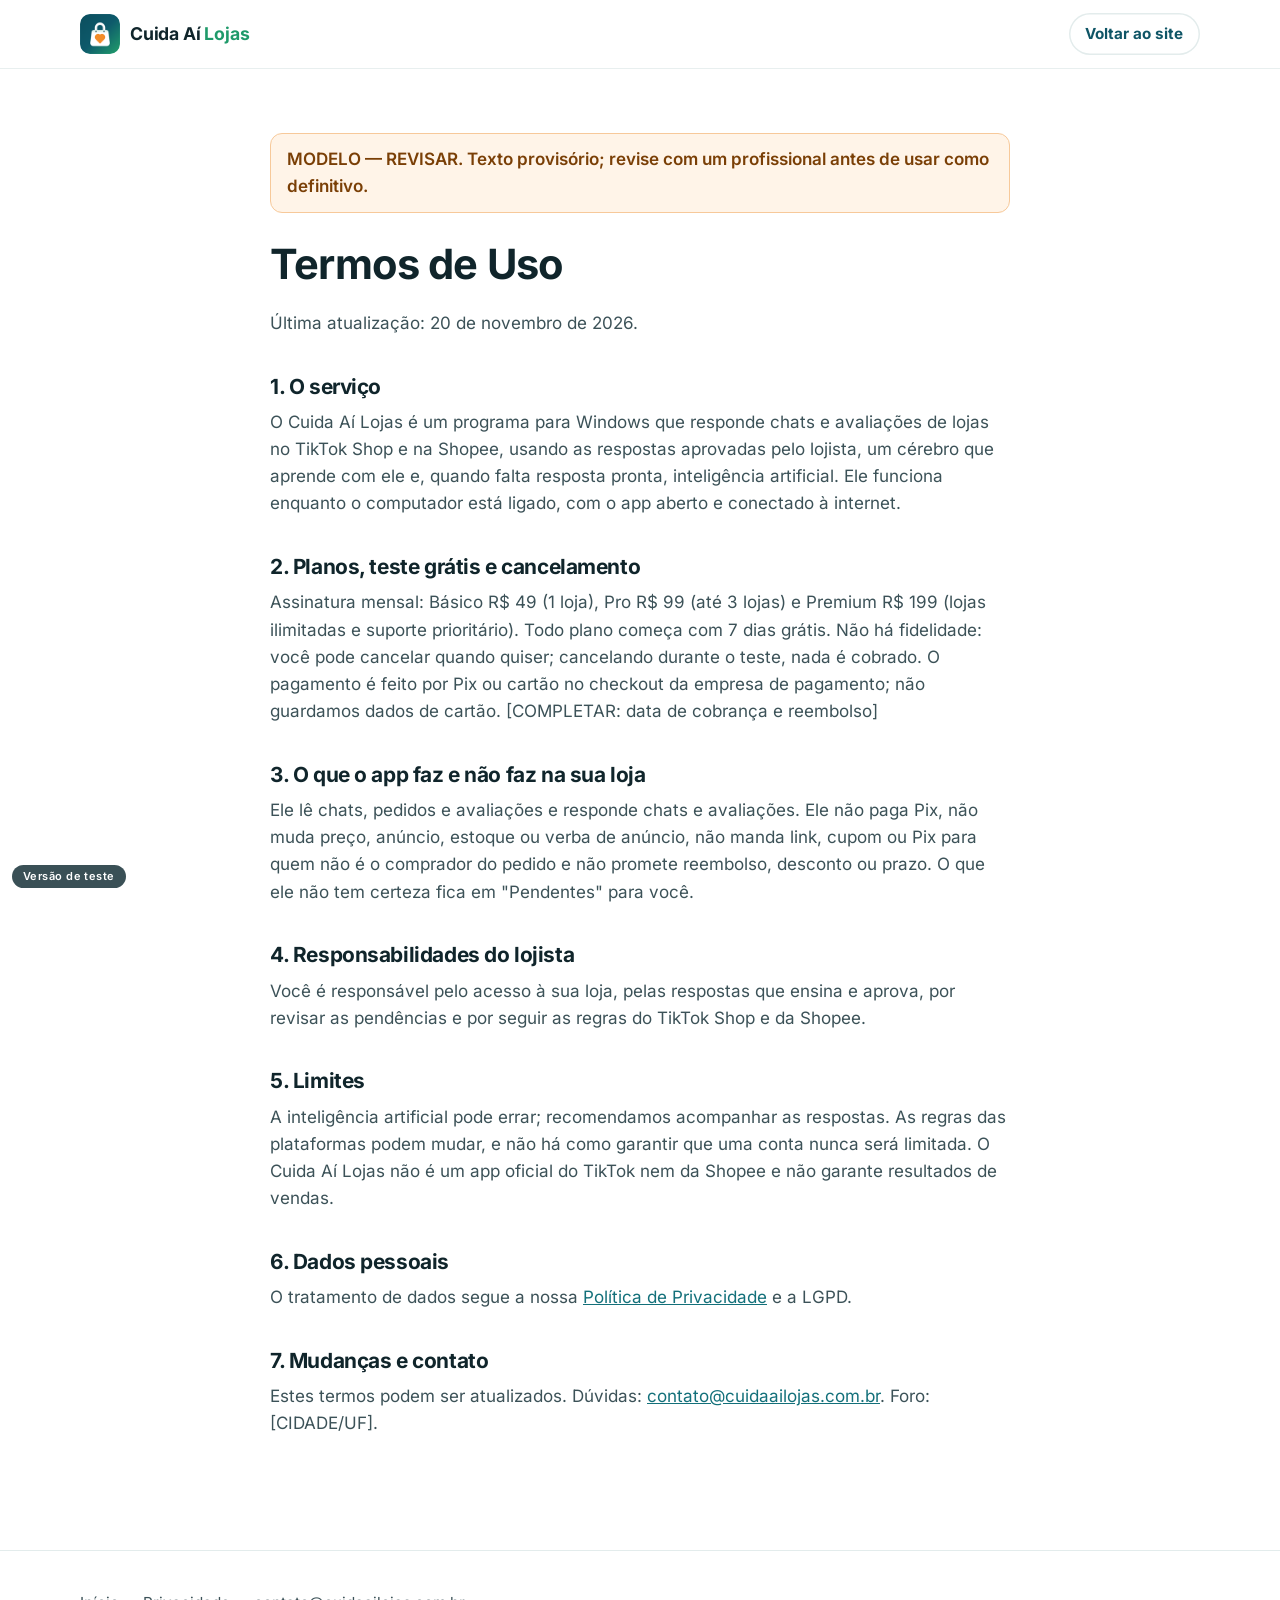
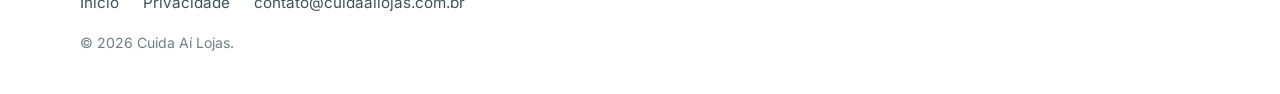
<file: termos.html>
<!doctype html>
<html lang="pt-BR">
<head>
<meta name="robots" content="noindex, nofollow">
<meta charset="utf-8">
<meta name="viewport" content="width=device-width, initial-scale=1">
<title>Termos de Uso — Cuida Aí Lojas</title>
<meta name="description" content="Termos de uso do Cuida Aí Lojas.">
<meta name="theme-color" content="#0f5566">
<link rel="icon" type="image/png" sizes="32x32" href="img/favicon-32.png">
<link rel="apple-touch-icon" href="img/apple-touch-icon.png">
<link rel="preload" href="fonts/inter-latin-400-normal.woff2" as="font" type="font/woff2" crossorigin>
<link rel="preload" href="fonts/inter-latin-700-normal.woff2" as="font" type="font/woff2" crossorigin>
<link rel="stylesheet" href="styles.css">
<style>.teste-aviso{position:fixed;left:12px;bottom:12px;z-index:70;padding:5px 11px;border-radius:999px;background:rgba(15,42,49,.82);color:#fff;font:600 11px/1.2 Inter,system-ui,sans-serif;letter-spacing:.04em;pointer-events:none}@media (max-width:760px){.teste-aviso{bottom:max(12px,env(safe-area-inset-bottom))}}</style>
</head>
<body>
<header class="topo">
  <div class="wrap topo-in">
    <a class="marca" href="./"><img src="img/logo-96.png" width="40" height="40" alt=""><span>Cuida Aí <b>Lojas</b></span></a>
    <a class="btn btn-sm btn-claro" href="./">Voltar ao site</a>
  </div>
</header>
<main class="pagina">
  <div class="wrap estreito">
    <p class="aviso">MODELO — REVISAR. Texto provisório; revise com um profissional antes de usar como definitivo.</p>
    <h1>Termos de Uso</h1>
    <p>Última atualização: 20 de novembro de 2026.</p>

    <h2>1. O serviço</h2>
    <p>O Cuida Aí Lojas é um programa para Windows que responde chats e avaliações de lojas no TikTok Shop e na Shopee, usando as respostas aprovadas pelo lojista, um cérebro que aprende com ele e, quando falta resposta pronta, inteligência artificial. Ele funciona enquanto o computador está ligado, com o app aberto e conectado à internet.</p>

    <h2>2. Planos, teste grátis e cancelamento</h2>
    <p>Assinatura mensal: Básico R$ 49 (1 loja), Pro R$ 99 (até 3 lojas) e Premium R$ 199 (lojas ilimitadas e suporte prioritário). Todo plano começa com 7 dias grátis. Não há fidelidade: você pode cancelar quando quiser; cancelando durante o teste, nada é cobrado. O pagamento é feito por Pix ou cartão no checkout da empresa de pagamento; não guardamos dados de cartão. [COMPLETAR: data de cobrança e reembolso]</p>

    <h2>3. O que o app faz e não faz na sua loja</h2>
    <p>Ele lê chats, pedidos e avaliações e responde chats e avaliações. Ele não paga Pix, não muda preço, anúncio, estoque ou verba de anúncio, não manda link, cupom ou Pix para quem não é o comprador do pedido e não promete reembolso, desconto ou prazo. O que ele não tem certeza fica em "Pendentes" para você.</p>

    <h2>4. Responsabilidades do lojista</h2>
    <p>Você é responsável pelo acesso à sua loja, pelas respostas que ensina e aprova, por revisar as pendências e por seguir as regras do TikTok Shop e da Shopee.</p>

    <h2>5. Limites</h2>
    <p>A inteligência artificial pode errar; recomendamos acompanhar as respostas. As regras das plataformas podem mudar, e não há como garantir que uma conta nunca será limitada. O Cuida Aí Lojas não é um app oficial do TikTok nem da Shopee e não garante resultados de vendas.</p>

    <h2>6. Dados pessoais</h2>
    <p>O tratamento de dados segue a nossa <a href="privacidade.html">Política de Privacidade</a> e a LGPD.</p>

    <h2>7. Mudanças e contato</h2>
    <p>Estes termos podem ser atualizados. Dúvidas: <a href="mailto:contato@cuidaailojas.com.br">contato@cuidaailojas.com.br</a>. Foro: [CIDADE/UF].</p>
  </div>
</main>
<footer class="rodape">
  <div class="wrap rodape-in">
    <nav aria-label="Rodapé"><a href="./">Início</a><a href="privacidade.html">Privacidade</a><a href="mailto:contato@cuidaailojas.com.br">contato@cuidaailojas.com.br</a></nav>
    <p class="copy">© 2026 Cuida Aí Lojas.</p>
  </div>
</footer>
<div class="teste-aviso" role="note">Versão de teste</div>
</body>
</html>
</file>
<file: home.css>
/* Cuida Aí Lojas — página inicial. Cores e fonte do app (brand.json): #0E5A6B, #22A06B, #F28C28, fundo #F4F8F8, Inter */
/* Inter no próprio site (mesmos arquivos do app, licença em fonts/INTER-LICENSE.txt): sem Google Fonts, carrega mais rápido */
@font-face{font-family:Inter;src:url(fonts/inter-latin-400-normal.woff2) format("woff2");font-weight:400;font-display:swap}
@font-face{font-family:Inter;src:url(fonts/inter-latin-500-normal.woff2) format("woff2");font-weight:500;font-display:swap}
@font-face{font-family:Inter;src:url(fonts/inter-latin-600-normal.woff2) format("woff2");font-weight:600;font-display:swap}
@font-face{font-family:Inter;src:url(fonts/inter-latin-700-normal.woff2) format("woff2");font-weight:700 900;font-display:swap}
:root{
  --pri:#0E5A6B; --pri-esc:#0A3F4B; --rail:#0F2A31; --verde:#22A06B; --laranja:#F28C28;
  --fundo:#F4F8F8; --tinta:#E8F1F2; --texto:#15303a; --suave:#4b6670; --linha:rgba(14,90,107,.13);
  --raio:18px; --sombra:0 14px 40px rgba(10,63,75,.13); --sombra-p:0 6px 18px rgba(10,63,75,.08);
}
*{box-sizing:border-box}
html{scroll-behavior:smooth;scroll-padding-top:72px;-webkit-text-size-adjust:100%}
body{margin:0;font-family:Inter,system-ui,-apple-system,"Segoe UI",Roboto,sans-serif;color:var(--texto);background:var(--fundo);line-height:1.6;-webkit-font-smoothing:antialiased;overflow-x:hidden}
img{max-width:100%;height:auto;display:block}
a{color:var(--pri)}
h1,h2,h3{line-height:1.15;margin:0 0 .5em;color:var(--pri-esc);letter-spacing:-.015em}
h1{font-size:clamp(2rem,5.2vw,3.5rem);font-weight:800;letter-spacing:-.025em}
h2{font-size:clamp(1.65rem,3.6vw,2.5rem);font-weight:800}
h3{font-size:1.2rem;font-weight:700}
p{margin:0 0 1em}
figure{margin:0}
.wrap{width:min(1140px,100% - 32px);margin-inline:auto}
.estreito{width:min(800px,100% - 32px)}
.skip{position:absolute;left:-999px;top:8px;background:#fff;padding:8px 12px;border-radius:8px;z-index:100}
.skip:focus{left:8px}
.progresso{position:fixed;top:0;left:0;height:3px;width:0;background:linear-gradient(90deg,var(--verde),var(--laranja));z-index:60}

/* topo */
.topo{position:sticky;top:0;z-index:50;background:rgba(244,248,248,.9);backdrop-filter:blur(12px);-webkit-backdrop-filter:blur(12px);border-bottom:1px solid var(--linha)}
.topo-in{display:flex;align-items:center;justify-content:space-between;min-height:64px;gap:16px}
.marca{display:flex;align-items:center;gap:10px;text-decoration:none;color:var(--pri-esc);font-weight:800;font-size:1.08rem}
.marca img{border-radius:10px}
.marca b{color:var(--verde)}
.nav{display:flex;align-items:center;gap:22px}
.nav a{text-decoration:none;color:var(--texto);font-weight:500;font-size:.94rem}
.nav a:hover{color:var(--pri)}
.nav .btn{color:#fff}
.menu-chk{position:absolute;opacity:0;pointer-events:none}
.menu-btn{display:none;width:44px;height:44px;border-radius:10px;cursor:pointer;align-items:center;justify-content:center}
.menu-btn span,.menu-btn span::before,.menu-btn span::after{display:block;width:22px;height:2px;background:var(--pri-esc);border-radius:2px;position:relative;content:""}
.menu-btn span::before{position:absolute;top:-7px}
.menu-btn span::after{position:absolute;top:7px}

/* botões */
.btn{display:inline-flex;align-items:center;justify-content:center;gap:8px;min-height:44px;padding:12px 24px;border-radius:12px;background:var(--pri);color:#fff;text-decoration:none;font-weight:700;border:2px solid var(--pri);transition:transform .2s,box-shadow .2s,background .2s;text-align:center}
.btn:hover{transform:translateY(-2px);box-shadow:0 10px 24px rgba(14,90,107,.3);background:var(--pri-esc)}
.btn-sm{min-height:38px;padding:8px 16px;font-size:.9rem}
.btn-lg{min-height:56px;padding:15px 32px;font-size:1.08rem;background:var(--verde);border-color:var(--verde)}
.btn-lg:hover{background:#1b8a5b;box-shadow:0 10px 24px rgba(34,160,107,.35)}
.btn-largo{width:100%}
.btn-claro{background:#fff;color:var(--pri);border-color:var(--pri)}
.btn-claro:hover{background:var(--tinta);color:var(--pri-esc)}
.btn-branco{background:#fff;color:var(--pri-esc);border-color:#fff}
.btn-branco:hover{background:var(--tinta);color:var(--pri-esc)}

/* fundo animado */
.aurora{position:absolute;inset:0;overflow:hidden;pointer-events:none}
.aurora i{position:absolute;border-radius:50%;opacity:.4;will-change:transform;animation:flutuar 16s ease-in-out infinite alternate}
.aurora .a1{width:600px;height:600px;background:radial-gradient(circle,#22A06B 0,rgba(34,160,107,0) 68%);top:-220px;left:-180px}
.aurora .a2{width:560px;height:560px;background:radial-gradient(circle,#F28C28 0,rgba(242,140,40,0) 68%);bottom:-240px;right:-160px;animation-delay:-6s}
@keyframes flutuar{to{transform:translate(40px,30px) scale(1.1)}}

/* topo da página */
.hero{position:relative;overflow:hidden;padding:52px 0 64px;background:linear-gradient(180deg,#fff,var(--fundo))}
.hero-in{position:relative;display:grid;grid-template-columns:1.02fr 1fr;gap:52px;align-items:center}
.selo{display:inline-flex;align-items:center;gap:8px;padding:6px 14px;border-radius:999px;background:#fff;border:1px solid var(--linha);font-weight:600;font-size:.85rem;color:var(--pri)}
.ponto{width:8px;height:8px;border-radius:50%;background:var(--verde);animation:pulso 2s infinite}
@keyframes pulso{0%{box-shadow:0 0 0 0 rgba(34,160,107,.6)}70%{box-shadow:0 0 0 8px rgba(34,160,107,0)}100%{box-shadow:0 0 0 0 rgba(34,160,107,0)}}
.grad{background:linear-gradient(90deg,var(--verde),var(--pri));-webkit-background-clip:text;background-clip:text;color:transparent}
.sub{font-size:1.15rem;color:var(--suave);max-width:34em}
.acoes{margin:24px 0 12px}
.nota{font-size:.88rem;color:var(--suave)}
.janela{background:#fff;border-radius:16px;box-shadow:var(--sombra);border:1px solid var(--linha);overflow:hidden}
.janela-topo{display:flex;align-items:center;gap:6px;padding:10px 14px;background:var(--rail);font-size:.8rem;color:#B8CFD4}
.janela-topo i{width:10px;height:10px;border-radius:50%}
.janela-topo i:nth-child(1){background:#f2796b}.janela-topo i:nth-child(2){background:#f2c14b}.janela-topo i:nth-child(3){background:#5cc98b}
.janela-topo span{margin-left:10px}
.janela img{width:100%}
figcaption{font-size:.8rem;color:var(--suave);margin-top:10px;text-align:center}

/* faixa */
.faixa{background:var(--rail);color:#fff}
.faixa-in{display:grid;grid-template-columns:repeat(4,1fr);gap:16px;padding:24px 0}
.faixa b{display:block;font-size:1.12rem;font-weight:800;color:#7BE0B4}
.faixa span{font-size:.88rem;color:#B8CFD4}

/* seções */
.secao{position:relative;padding:88px 0}
.secao-tinta{background:var(--tinta)}
.secao-escura{background:linear-gradient(160deg,var(--rail),var(--pri));color:#E4F0F2;overflow:hidden}
.secao-escura h2{color:#fff}
.cab{max-width:720px;margin:0 auto 48px;text-align:center}
.kicker{display:inline-block;font-size:.8rem;font-weight:800;letter-spacing:.12em;text-transform:uppercase;color:var(--verde);margin-bottom:10px}
.kicker-claro{color:#7BE0B4}
.cab-sub{color:var(--suave);font-size:1.05rem}
.lista{list-style:none;padding:0;margin:0;display:grid;gap:9px}
.lista li{padding-left:26px;position:relative}
.lista li::before{content:"✓";position:absolute;left:0;top:0;color:var(--verde);font-weight:800}
.lista-nao li::before{content:"✕";color:#D64545}

/* funções */
.func{display:grid;grid-template-columns:.9fr 1.1fr;gap:48px;align-items:center;margin-bottom:76px}
.func-inv .func-txt{order:2}
.func>*,.hero-in>*,.hist-in>*,.seg>*,.planos>*,.passos>*{min-width:0}
.tag-f{display:inline-block;font-size:.78rem;font-weight:800;color:var(--pri);background:var(--tinta);padding:4px 12px;border-radius:999px;margin-bottom:12px}
.func-txt p{color:var(--suave);font-size:1.03rem}
.func-img img{border-radius:14px;box-shadow:var(--sombra);border:1px solid var(--linha);background:#fff}
.func-img-p img{max-width:min(460px,100%);margin-inline:auto}
.mais{background:#fff;border:1px solid var(--linha);border-radius:var(--raio);padding:30px;box-shadow:var(--sombra-p)}
.mais-grade{display:grid;grid-template-columns:repeat(3,1fr);gap:18px 26px;margin-top:8px}
.mais-grade b{display:block;color:var(--pri-esc)}
.mais-grade span{font-size:.92rem;color:var(--suave)}

/* em breve */
.breve{display:grid;grid-template-columns:repeat(5,1fr);gap:14px}
.breve>div{background:#fff;border:1px dashed rgba(14,90,107,.35);border-radius:16px;padding:20px}
.breve b{display:block;color:var(--pri-esc);margin:8px 0 4px}
.breve p{font-size:.9rem;color:var(--suave);margin:0}
.sb{font-size:.75rem;font-weight:800;letter-spacing:.06em;text-transform:uppercase;background:#FDECD6;color:#9a560a;padding:3px 9px;border-radius:999px}

/* como funciona */
.passos{list-style:none;padding:0;margin:0 0 48px;display:grid;grid-template-columns:repeat(3,1fr);gap:20px;counter-reset:p}
.passos li{background:#fff;border:1px solid var(--linha);border-radius:var(--raio);padding:26px;box-shadow:var(--sombra-p)}
.passos p{color:var(--suave);margin:0}
.pn{display:grid;place-items:center;width:42px;height:42px;border-radius:12px;background:var(--pri);color:#fff;font-weight:800;font-size:1.1rem;margin-bottom:14px}
.ini img{border-radius:16px;box-shadow:var(--sombra);border:1px solid var(--linha)}

/* história */
.hist-in{position:relative;display:grid;grid-template-columns:1.1fr .9fr;gap:48px;align-items:center}
.hist-in p{font-size:1.08rem}
.hist-in b{color:#fff}
.hist-nota{font-size:.9rem!important;color:#B8CFD4;margin:0}
.hist-nums{display:grid;grid-template-columns:1fr 1fr;gap:14px}
.hist-nums div{background:rgba(255,255,255,.08);border:1px solid rgba(255,255,255,.15);border-radius:16px;padding:20px}
.hist-nums b{display:block;font-size:2.1rem;font-weight:800;color:#7BE0B4;line-height:1.1}
.hist-nums span{font-size:.88rem;color:#CFE1E5}

/* segurança */
.seg{display:grid;grid-template-columns:1fr 1fr;gap:22px}
.seg-card{background:#fff;border:1px solid var(--linha);border-radius:var(--raio);padding:28px;box-shadow:var(--sombra-p)}
.seg-card .lista{font-size:.96rem}
.seg-nao{margin-top:22px}

/* preços */
.selo-gratis{display:inline-block;background:var(--verde);color:#fff;font-weight:700;padding:3px 12px;border-radius:999px;font-size:.9rem}
.planos{display:grid;grid-template-columns:repeat(3,1fr);gap:20px;align-items:stretch}
.plano{position:relative;display:flex;flex-direction:column;background:#fff;border:1px solid var(--linha);border-radius:var(--raio);padding:30px}
.plano-dest{border:2px solid var(--verde);box-shadow:var(--sombra);transform:translateY(-8px)}
.fita{position:absolute;top:-13px;left:50%;transform:translateX(-50%);background:var(--laranja);color:#fff;font-size:.75rem;font-weight:800;padding:4px 14px;border-radius:999px;white-space:nowrap}
.p-desc{color:var(--suave);font-size:.93rem}
.preco{display:flex;align-items:baseline;gap:4px;color:var(--pri-esc);margin-bottom:18px}
.preco small{font-size:1.1rem;font-weight:700}
.preco b{font-size:3.2rem;font-weight:800;line-height:1}
.preco span{color:var(--suave)}
.plano .lista{flex:1;margin-bottom:24px;font-size:.95rem}
.comp{margin-top:44px;overflow-x:auto;background:#fff;border:1px solid var(--linha);border-radius:var(--raio)}
.comp table{width:100%;border-collapse:collapse;font-size:.95rem;min-width:540px}
.comp caption{text-align:left;font-weight:800;color:var(--pri-esc);padding:18px 20px 6px}
.comp th,.comp td{padding:12px 20px;border-bottom:1px solid var(--linha);text-align:center}
.comp th[scope=row],.comp thead th:first-child{text-align:left;font-weight:500}
.comp thead th{color:var(--pri-esc);font-weight:800}
.comp tbody tr:last-child th,.comp tbody tr:last-child td{border-bottom:0;font-weight:800;color:var(--pri-esc)}
.comp td{color:var(--verde);font-weight:700}

/* depoimentos */
.depo-vazio{background:#fff;border:2px dashed var(--linha);border-radius:var(--raio);padding:30px;text-align:center;color:var(--suave)}
.depo-vazio p{margin:0}

/* dúvidas */
.faq details{background:#fff;border:1px solid var(--linha);border-radius:14px;margin-bottom:10px;overflow:hidden}
.faq summary{cursor:pointer;padding:17px 20px;font-weight:600;color:var(--pri-esc);list-style:none;display:flex;justify-content:space-between;gap:12px}
.faq summary::-webkit-details-marker{display:none}
.faq summary::after{content:"+";font-size:1.4rem;line-height:1;color:var(--verde);transition:transform .2s}
.faq details[open] summary::after{transform:rotate(45deg)}
.faq details p{padding:0 20px 18px;margin:0;color:var(--suave)}

/* chamada final e rodapé */
.cta-final{position:relative;overflow:hidden;background:linear-gradient(135deg,var(--rail),var(--pri));color:#fff;text-align:center;padding:88px 0}
.cta-in{position:relative}
.cta-final h2{color:#fff}
.cta-final p{color:#D3E6EA;font-size:1.1rem}
.cta-acoes{margin:24px 0 14px}
.cta-final .btn-lg{background:#fff;border-color:#fff;color:var(--pri-esc)}
.cta-nota{font-size:.95rem!important}
.cta-nota a{color:#fff}
.rodape{background:#08252c;color:#B8CFD4;padding:36px 0 96px}
.rodape-in{display:flex;flex-wrap:wrap;align-items:center;justify-content:space-between;gap:16px}
.rodape .marca{color:#fff}
.rodape nav{display:flex;flex-wrap:wrap;gap:18px}
.rodape a{color:#B8CFD4;text-decoration:none;font-size:.9rem}
.rodape a:hover{color:#fff}
.copy{flex-basis:100%;font-size:.8rem;margin:0;opacity:.75}

/* botão de WhatsApp */
.whats{position:fixed;right:18px;bottom:18px;z-index:55;display:flex;align-items:center;gap:8px;padding:12px 18px 12px 14px;border-radius:999px;background:#25D366;color:#fff;text-decoration:none;font-weight:700;font-size:.92rem;box-shadow:0 10px 26px rgba(0,0,0,.2);transition:transform .2s}
.whats:hover{transform:translateY(-2px)}
.whats svg{width:24px;height:24px;fill:#fff}

/* animação de entrada (só quando o JavaScript está ligado) */
.entra{animation:entra .7s both;animation-delay:var(--d,0s)}
@keyframes entra{from{transform:translateY(10px)}}
.js .revela{opacity:0;transform:translateY(22px);transition:opacity .7s ease,transform .7s ease;transition-delay:var(--d,0s)}
.js .revela.vis{opacity:1;transform:none}

/* tablet e celular */
@media (max-width:1000px){
  .breve{grid-template-columns:repeat(2,1fr)}
  .mais-grade{grid-template-columns:repeat(2,1fr)}
}
@media (max-width:900px){
  .hero-in,.func,.hist-in,.seg{grid-template-columns:1fr}
  .hero{padding:32px 0 48px}
  .hero-in{gap:32px}
  .func{gap:22px;margin-bottom:56px}
  .func-inv .func-txt{order:0}
  .passos{grid-template-columns:1fr}
  .planos{grid-template-columns:1fr;max-width:460px;margin-inline:auto}
  .plano-dest{transform:none}
  .faixa-in{grid-template-columns:repeat(2,1fr)}
}
@media (max-width:760px){
  .menu-btn{display:flex}
  .nav{position:absolute;left:0;right:0;top:64px;flex-direction:column;align-items:stretch;gap:0;background:#fff;border-bottom:1px solid var(--linha);padding:8px 16px 16px;display:none;box-shadow:var(--sombra-p)}
  .nav a{padding:12px 4px}
  .nav .btn{margin-top:8px}
  .menu-chk:checked ~ .nav{display:flex}
  .secao{padding:60px 0}
  .cab{margin-bottom:32px}
  .breve,.mais-grade{grid-template-columns:1fr}
  .mais{padding:22px}
  .acoes .btn{width:100%}
  .whats span{display:none}
  .whats{padding:14px}
  .hist-nums b{font-size:1.7rem}
}
@media (prefers-reduced-motion:reduce){
  *,*::before,*::after{animation:none!important;transition:none!important}
  html{scroll-behavior:auto}
  .js .revela{opacity:1;transform:none}
}

/* formulário de contato */
.form-contato{max-width:640px;margin:26px auto 8px;text-align:left;display:grid;gap:12px}
.fc-grade{display:grid;grid-template-columns:1fr 1fr;gap:12px}
.form-contato label{display:grid;gap:5px;font-size:.92rem;font-weight:600;color:#fff;min-width:0}
.form-contato input[type=text],.form-contato select,.form-contato textarea{width:100%;font:inherit;font-weight:400;font-size:1rem;color:var(--tinta,#0F2A31);background:#fff;border:2px solid transparent;border-radius:10px;padding:11px 12px;min-height:44px}
.form-contato input:focus,.form-contato select:focus,.form-contato textarea:focus{outline:3px solid var(--laranja);outline-offset:1px}
.fc-isca{position:absolute;left:-9999px;width:1px;height:1px;overflow:hidden}
.form-contato .fc-aceite{display:flex;gap:10px;align-items:flex-start;font-weight:400;font-size:.9rem;color:#D3E6EA}
.fc-aceite input{width:22px;height:22px;flex:none;margin-top:1px}
.fc-aceite a{color:#fff}
.form-contato .btn{justify-self:center;width:100%;max-width:360px}
.fc-msg{min-height:1.4em;margin:0;text-align:center;font-size:1rem!important;font-weight:600;color:#fff!important}
.fc-msg.erro{color:#FFD9A8!important}
#ts-box:empty{display:none}
@media (max-width:640px){.fc-grade{grid-template-columns:1fr}}
</file>
<file: styles.css>
/* Cuida Aí Lojas — estilos */
@font-face{font-family:Inter;src:url(fonts/inter-latin-400-normal.woff2) format("woff2");font-weight:400;font-display:swap}
@font-face{font-family:Inter;src:url(fonts/inter-latin-500-normal.woff2) format("woff2");font-weight:500;font-display:swap}
@font-face{font-family:Inter;src:url(fonts/inter-latin-600-normal.woff2) format("woff2");font-weight:600;font-display:swap}
@font-face{font-family:Inter;src:url(fonts/inter-latin-700-normal.woff2) format("woff2");font-weight:700 900;font-display:swap}
:root{
  --teal-900:#0b3f4c;--teal:#0f5566;--teal-600:#13707a;--verde:#1f9a6a;--verde-50:#e9f7f0;
  --laranja:#f28c28;--laranja-600:#d9741a;
  --tinta:#10252b;--texto:#3c5258;--suave:#6b7f84;--linha:#e3ecec;--fundo:#ffffff;--fundo-2:#f5faf9;
  --grad:linear-gradient(135deg,#0f5566 0%,#1f9a6a 100%);
  --raio:18px;--sombra:0 1px 2px rgba(16,37,43,.05),0 10px 30px -12px rgba(16,37,43,.18);
  --fonte:"Inter",system-ui,-apple-system,"Segoe UI",Roboto,Arial,sans-serif;
}
*,*::before,*::after{box-sizing:border-box}
html{scroll-behavior:smooth;-webkit-text-size-adjust:100%}
body{margin:0;font-family:var(--fonte);color:var(--texto);background:var(--fundo);line-height:1.6;font-size:1.0625rem;overflow-x:hidden}
img,svg{display:block;max-width:100%}
a{color:var(--teal-600)}
h1,h2,h3{color:var(--tinta);line-height:1.15;letter-spacing:-.02em;margin:0 0 .5em}
h1{font-size:clamp(2.1rem,5.2vw,3.6rem);font-weight:800}
h2{font-size:clamp(1.65rem,3.4vw,2.4rem);font-weight:800}
h3{font-size:1.15rem;font-weight:700}
p{margin:0 0 1em}
.wrap{width:100%;max-width:1160px;margin:0 auto;padding:0 20px}
.estreito{max-width:780px}
.skip{position:absolute;left:-999px;top:8px;background:var(--tinta);color:#fff;padding:8px 14px;border-radius:8px;z-index:100}
.skip:focus{left:8px}
:focus-visible{outline:3px solid var(--laranja);outline-offset:3px;border-radius:6px}

/* Botões */
.btn{display:inline-flex;align-items:center;justify-content:center;gap:.5em;padding:.85em 1.5em;border-radius:999px;background:var(--laranja);color:#fff;font-weight:700;text-decoration:none;border:0;box-shadow:0 8px 20px -8px rgba(242,140,40,.7);transition:transform .2s ease,box-shadow .2s ease,background .2s ease;white-space:nowrap}
.btn:hover{background:var(--laranja-600);transform:translateY(-2px);box-shadow:0 12px 24px -8px rgba(242,140,40,.75)}
.btn-sm{padding:.55em 1.1em;font-size:.95rem}
.btn-claro{background:#fff;color:var(--teal);box-shadow:inset 0 0 0 1.5px var(--linha)}
.btn-claro:hover{background:var(--fundo-2);box-shadow:inset 0 0 0 1.5px #cfe0df}
.btn-branco{background:#fff;color:var(--teal);box-shadow:0 10px 24px -10px rgba(0,0,0,.35)}
.btn-branco:hover{background:#fff7ef}
.btn-largo{width:100%;white-space:normal;text-align:center}

/* Topo */
.topo{position:sticky;top:0;z-index:50;background:rgba(255,255,255,.85);backdrop-filter:saturate(180%) blur(12px);-webkit-backdrop-filter:saturate(180%) blur(12px);border-bottom:1px solid rgba(227,236,236,.8)}
.topo-in{display:flex;align-items:center;justify-content:space-between;height:68px}
.marca{display:flex;align-items:center;gap:10px;text-decoration:none;color:var(--tinta);font-weight:700;font-size:1.1rem;letter-spacing:-.01em}
.marca img{border-radius:10px}
.marca b{color:var(--verde);font-weight:800}
.nav{display:flex;align-items:center;gap:28px}
.nav a:not(.btn){color:var(--texto);text-decoration:none;font-weight:500;font-size:.97rem;position:relative}
.nav a:not(.btn)::after{content:"";position:absolute;left:0;right:0;bottom:-4px;height:2px;background:var(--verde);transform:scaleX(0);transform-origin:left;transition:transform .25s ease}
.nav a:not(.btn):hover{color:var(--tinta)}
.nav a:not(.btn):hover::after{transform:scaleX(1)}
.menu-chk{position:absolute;opacity:0;pointer-events:none}
.menu-btn{display:none;width:44px;height:44px;border-radius:12px;cursor:pointer;align-items:center;justify-content:center}
.menu-btn span,.menu-btn span::before,.menu-btn span::after{display:block;width:22px;height:2px;background:var(--tinta);border-radius:2px;transition:transform .25s ease,opacity .2s ease;position:relative}
.menu-btn span::before,.menu-btn span::after{content:"";position:absolute;left:0}
.menu-btn span::before{top:-7px}.menu-btn span::after{top:7px}
.menu-chk:focus-visible+.menu-btn{outline:3px solid var(--laranja)}

/* Hero */
.hero{position:relative;padding:72px 0 88px;overflow:hidden;background:radial-gradient(60% 60% at 85% 10%,rgba(31,154,106,.12),transparent 70%),radial-gradient(50% 50% at 0% 100%,rgba(15,85,102,.08),transparent 70%),linear-gradient(#fff,var(--fundo-2))}
.hero-in{display:grid;grid-template-columns:1.1fr .9fr;gap:56px;align-items:center}
.selo{display:inline-flex;align-items:center;gap:8px;background:#fff;border:1px solid var(--linha);padding:6px 14px;border-radius:999px;font-size:.88rem;font-weight:600;color:var(--teal);box-shadow:var(--sombra)}
.ponto{width:8px;height:8px;border-radius:50%;background:var(--verde);box-shadow:0 0 0 0 rgba(31,154,106,.6);animation:pulso 2s infinite}
.grad{background:var(--grad);-webkit-background-clip:text;background-clip:text;color:transparent}
.sub{font-size:clamp(1.05rem,1.6vw,1.22rem);max-width:36em;color:var(--texto)}
.acoes{display:flex;flex-wrap:wrap;gap:12px;margin:28px 0 14px}
.nota{font-size:.9rem;color:var(--suave);margin:0}
.hero-txt>*{animation:sobe .7s ease both}
.hero-txt>:nth-child(2){animation-delay:.08s}.hero-txt>:nth-child(3){animation-delay:.16s}.hero-txt>:nth-child(4){animation-delay:.24s}.hero-txt>:nth-child(5){animation-delay:.3s}

/* Mock do chat */
.mock{background:#fff;border-radius:24px;box-shadow:0 30px 60px -25px rgba(15,85,102,.35),0 0 0 1px var(--linha);overflow:hidden;animation:sobe .8s .2s ease both,flutua 7s 1.2s ease-in-out infinite;max-width:440px;width:100%;justify-self:center}
.mock-topo{display:flex;align-items:center;gap:6px;padding:14px 16px;border-bottom:1px solid var(--linha);background:var(--fundo-2)}
.bolinha{width:10px;height:10px;border-radius:50%;background:#d6e2e2}
.mock-tit{font-weight:700;color:var(--tinta);font-size:.92rem;margin-left:8px}
.tag-ia{margin-left:auto;font-size:.72rem;font-weight:700;color:var(--verde);background:var(--verde-50);padding:4px 10px;border-radius:999px;white-space:nowrap}
.mock-corpo{padding:20px 16px;display:flex;flex-direction:column;gap:10px;min-height:300px}
.msg{max-width:82%;padding:10px 14px;border-radius:16px;font-size:.93rem;line-height:1.45}
.cli{background:#eef3f3;color:var(--tinta);align-self:flex-start;border-bottom-left-radius:5px}
.loja{background:var(--grad);color:#fff;align-self:flex-end;border-bottom-right-radius:5px}
.digitando{align-self:flex-end;display:flex;gap:4px;padding:12px 14px;background:var(--verde-50);border-radius:16px;border-bottom-right-radius:5px}
.digitando i{width:7px;height:7px;border-radius:50%;background:var(--verde);animation:pisca 1s infinite}
.digitando i:nth-child(2){animation-delay:.15s}.digitando i:nth-child(3){animation-delay:.3s}
.mock-rodape{padding:12px 16px;border-top:1px solid var(--linha);font-size:.85rem;color:var(--suave);display:flex;align-items:center;gap:8px}
.ok{display:inline-grid;place-items:center;width:20px;height:20px;border-radius:50%;background:var(--verde);color:#fff;font-size:.75rem;font-weight:800}
/* sequência da conversa (só com animação) */
.m1,.m2,.m3,.m4,.m5{animation:entra .5s ease both}
.m1{animation-delay:.6s}
.m2{animation:digita 1.3s 1.2s ease both}
.m3{animation-delay:2.5s}.m4{animation-delay:3.6s}.m5{animation-delay:4.6s}

/* Seções */
.secao{padding:96px 0}
.secao-tinta{background:var(--fundo-2)}
.kicker{text-transform:uppercase;letter-spacing:.12em;font-size:.8rem;font-weight:700;color:var(--verde);margin-bottom:.6em}
.secao h2{max-width:22em;margin-bottom:1.4em}
.cartao{background:#fff;border:1px solid var(--linha);border-radius:var(--raio);padding:28px;box-shadow:var(--sombra);transition:transform .25s ease,box-shadow .25s ease}
.cartao:hover{transform:translateY(-4px);box-shadow:0 1px 2px rgba(16,37,43,.05),0 20px 40px -18px rgba(15,85,102,.35)}
.cartao p{margin:0}
.passos{list-style:none;margin:0;padding:0;display:grid;grid-template-columns:repeat(3,1fr);gap:24px;counter-reset:p}
.num{display:inline-grid;place-items:center;width:44px;height:44px;border-radius:14px;background:var(--grad);color:#fff;font-weight:800;font-size:1.15rem;margin-bottom:18px;box-shadow:0 8px 18px -8px rgba(15,85,102,.6)}
.grade{display:grid;grid-template-columns:repeat(4,1fr);gap:20px}
.ico{display:inline-grid;place-items:center;width:48px;height:48px;border-radius:14px;background:var(--verde-50);margin-bottom:18px}
.ico svg{width:26px;height:26px;fill:none;stroke:var(--teal);stroke-width:1.8;stroke-linecap:round;stroke-linejoin:round}
.cartao:nth-child(2) .ico{background:#fff1e3}.cartao:nth-child(2) .ico svg{stroke:var(--laranja-600)}
.cartao:nth-child(4) .ico{background:#fff1e3}.cartao:nth-child(4) .ico svg{stroke:var(--laranja-600)}

/* Plano */
.plano{max-width:520px;margin:0 auto;background:#fff;border-radius:24px;padding:36px;position:relative;box-shadow:0 30px 60px -30px rgba(15,85,102,.45);border:1px solid var(--linha)}
.plano::before{content:"";position:absolute;inset:0 0 auto 0;height:6px;border-radius:24px 24px 0 0;background:var(--grad)}
.plano-cab h3{font-size:1.5rem}
.plano-cab p{color:var(--suave)}
.lista{list-style:none;padding:0;margin:24px 0 28px;display:grid;gap:12px}
.lista li{display:flex;gap:12px;align-items:flex-start;color:var(--tinta);font-weight:500}
.lista li::before{content:"✓";flex:none;display:inline-grid;place-items:center;width:22px;height:22px;border-radius:50%;background:var(--verde-50);color:var(--verde);font-size:.8rem;font-weight:800;margin-top:2px}
.plano .nota{text-align:center;margin-top:14px}
#planos h2,#planos .kicker{text-align:center;margin-left:auto;margin-right:auto}

/* FAQ */
.faq{display:grid;gap:12px}
.faq details{background:#fff;border:1px solid var(--linha);border-radius:14px;transition:box-shadow .2s ease}
.faq details[open]{box-shadow:var(--sombra)}
.faq summary{cursor:pointer;list-style:none;padding:18px 52px 18px 20px;font-weight:600;color:var(--tinta);position:relative}
.faq summary::-webkit-details-marker{display:none}
.faq summary::after{content:"";position:absolute;right:22px;top:50%;width:10px;height:10px;border-right:2px solid var(--teal);border-bottom:2px solid var(--teal);transform:translateY(-70%) rotate(45deg);transition:transform .25s ease}
.faq details[open] summary::after{transform:translateY(-30%) rotate(-135deg)}
.faq details p{padding:0 20px 18px;margin:0}

/* CTA final */
.cta-final{padding:0 0 96px;background:var(--fundo-2)}
.cta-in{background:var(--grad);border-radius:28px;padding:64px 32px;text-align:center;color:#e8f5f1;position:relative;overflow:hidden;max-width:1120px}
.cta-in::before,.cta-in::after{content:"";position:absolute;border-radius:50%;background:rgba(255,255,255,.08)}
.cta-in::before{width:320px;height:320px;top:-140px;right:-80px}
.cta-in::after{width:220px;height:220px;bottom:-110px;left:-60px;background:rgba(242,140,40,.18)}
.cta-in h2{color:#fff;margin-bottom:.4em;position:relative}
.cta-in p{position:relative;font-size:1.1rem;margin-bottom:28px}
.cta-in .btn{position:relative}

/* Rodapé */
.rodape{padding:40px 0;border-top:1px solid var(--linha);font-size:.95rem}
.rodape-in{display:flex;flex-wrap:wrap;align-items:center;justify-content:space-between;gap:16px 28px}
.rodape nav{display:flex;flex-wrap:wrap;gap:8px 24px}
.rodape nav a{color:var(--texto);text-decoration:none;overflow-wrap:anywhere}
.rodape nav a:hover{color:var(--teal);text-decoration:underline}
.copy{width:100%;margin:0;color:var(--suave);font-size:.88rem}

/* Páginas de texto (privacidade, termos, 404) */
.pagina{padding:64px 0 96px}
.pagina h1{font-size:clamp(1.9rem,4vw,2.6rem)}
.pagina h2{font-size:1.3rem;margin-top:1.8em}
.aviso{background:#fff4e8;border:1px solid #f7c99a;color:#7a3f06;border-radius:12px;padding:12px 16px;font-weight:600;margin:0 0 28px}
.erro{min-height:70vh;display:grid;place-items:center;text-align:center;padding:64px 20px}
.erro .grande{font-size:clamp(4.5rem,14vw,8rem);font-weight:800;line-height:1;margin:0 0 .1em;background:var(--grad);-webkit-background-clip:text;background-clip:text;color:transparent}

/* Revelar ao rolar (só quando o JS está ativo) */
.js .revela{opacity:0;transform:translateY(24px);transition:opacity .7s ease,transform .7s ease}
.js .revela.visivel{opacity:1;transform:none}
.js .grade .revela:nth-child(2),.js .passos .revela:nth-child(2){transition-delay:.08s}
.js .grade .revela:nth-child(3),.js .passos .revela:nth-child(3){transition-delay:.16s}
.js .grade .revela:nth-child(4){transition-delay:.24s}

@keyframes sobe{from{opacity:0;transform:translateY(18px)}to{opacity:1;transform:none}}
@keyframes entra{from{opacity:0;transform:translateY(10px) scale(.97)}to{opacity:1;transform:none}}
@keyframes digita{0%{opacity:0;max-height:0;padding-block:0;margin-block:-5px}10%,80%{opacity:1;max-height:40px;padding-block:12px;margin-block:0}100%{opacity:0;max-height:0;padding-block:0;margin-block:-5px}}
@keyframes pisca{0%,100%{opacity:.3;transform:translateY(0)}50%{opacity:1;transform:translateY(-3px)}}
@keyframes pulso{0%{box-shadow:0 0 0 0 rgba(31,154,106,.55)}70%{box-shadow:0 0 0 8px rgba(31,154,106,0)}100%{box-shadow:0 0 0 0 rgba(31,154,106,0)}}
@keyframes flutua{0%,100%{transform:translateY(0)}50%{transform:translateY(-8px)}}

/* Responsivo */
@media (max-width:1000px){
  .grade{grid-template-columns:repeat(2,1fr)}
  .hero-in{grid-template-columns:1fr;gap:48px}
  .hero{padding:56px 0 72px}
}
@media (max-width:820px){
  .menu-btn{display:inline-flex}
  .nav{position:absolute;top:68px;left:0;right:0;flex-direction:column;align-items:stretch;gap:0;background:#fff;border-bottom:1px solid var(--linha);box-shadow:0 20px 30px -20px rgba(16,37,43,.25);padding:8px 20px 20px;display:none}
  .nav a:not(.btn){padding:14px 4px;border-bottom:1px solid var(--linha)}
  .nav a:not(.btn)::after{display:none}
  .nav .btn{margin-top:16px}
  .menu-chk:checked~.nav{display:flex;animation:entra .25s ease both}
  .menu-chk:checked+.menu-btn span{background:transparent}
  .menu-chk:checked+.menu-btn span::before{transform:translateY(7px) rotate(45deg)}
  .menu-chk:checked+.menu-btn span::after{transform:translateY(-7px) rotate(-45deg)}
  .passos{grid-template-columns:1fr}
  .secao{padding:72px 0}
}
@media (max-width:560px){
  body{font-size:1rem}
  .wrap{padding:0 16px}
  .grade{grid-template-columns:1fr}
  .acoes .btn{flex:1 1 100%}
  .cartao{padding:24px}
  .plano{padding:28px 22px}
  .cta-in{padding:48px 20px;border-radius:22px}
  .cta-final{padding-bottom:72px}
  .mock-corpo{min-height:280px}
}

@media (prefers-reduced-motion:reduce){
  html{scroll-behavior:auto}
  *,*::before,*::after{animation-duration:.01ms!important;animation-iteration-count:1!important;animation-delay:0s!important;transition-duration:.01ms!important}
  .m2{display:none}
  .js .revela{opacity:1;transform:none}
}
</file>
